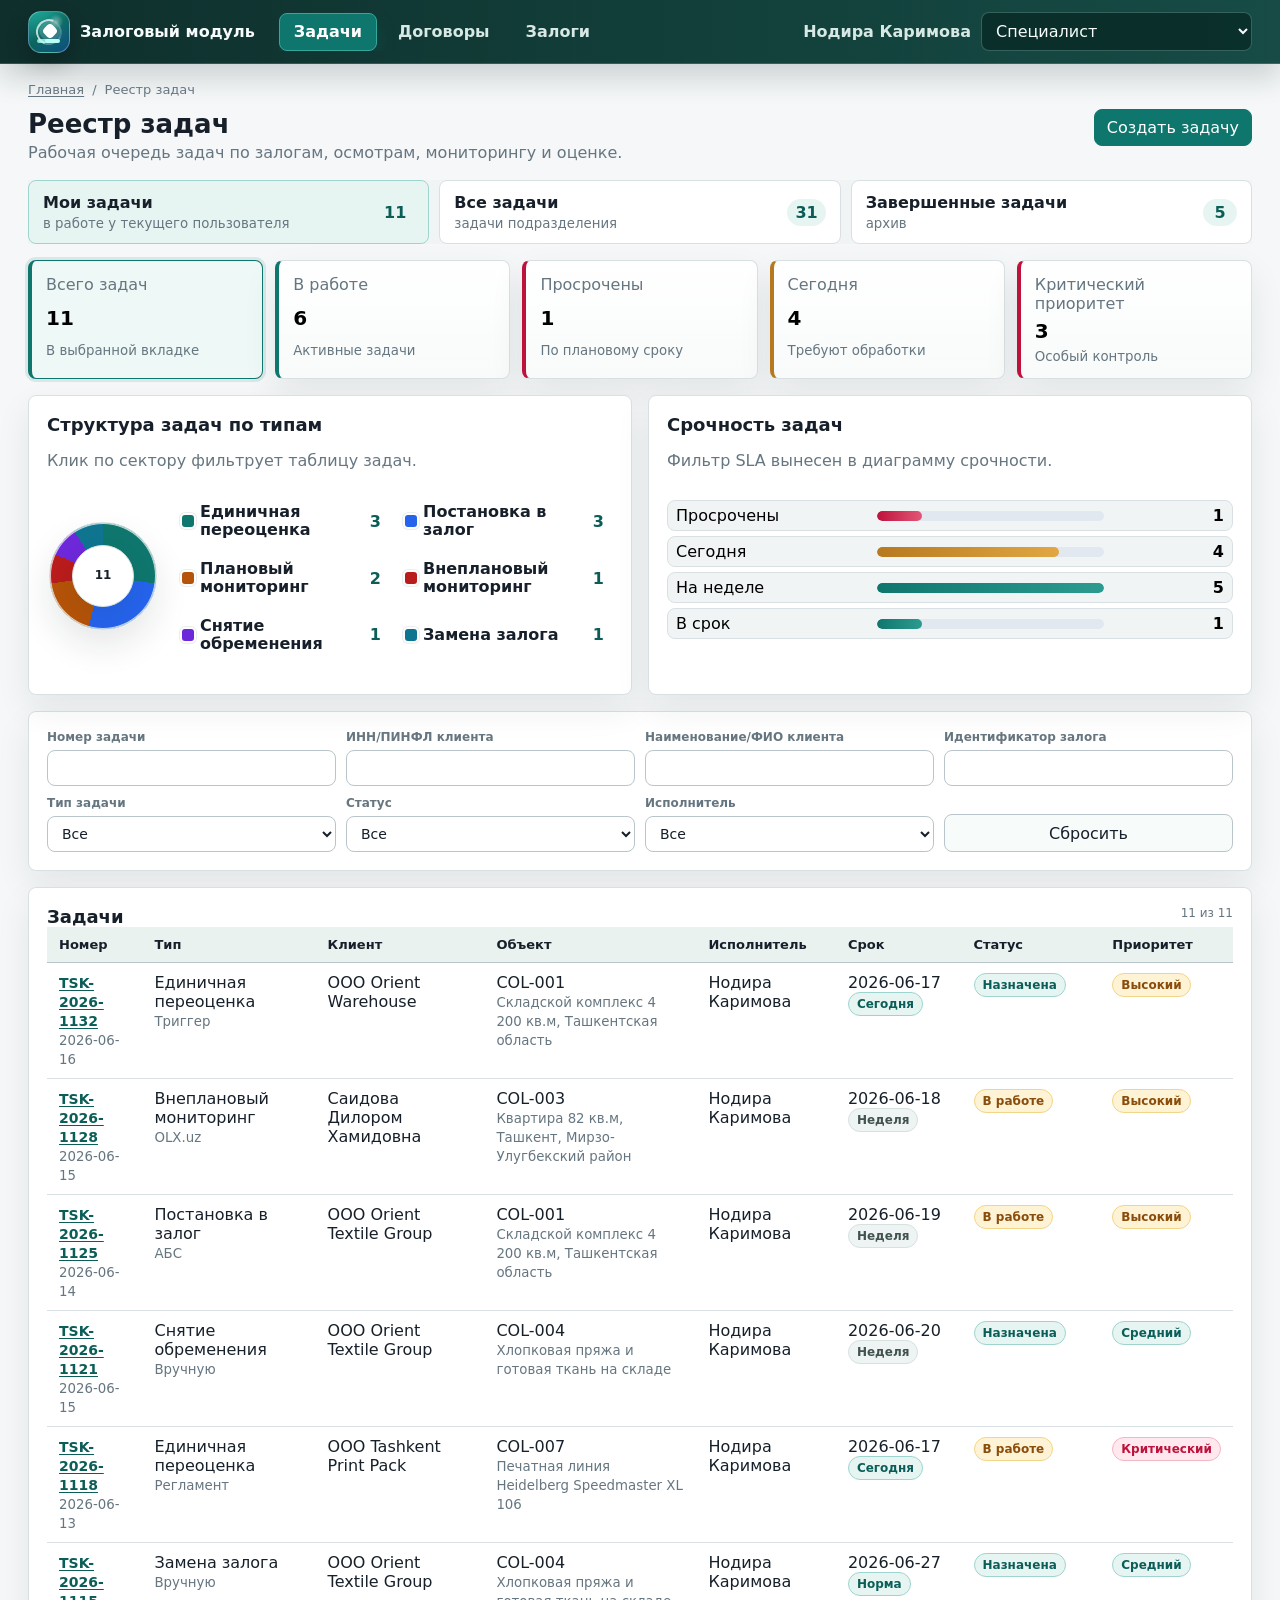
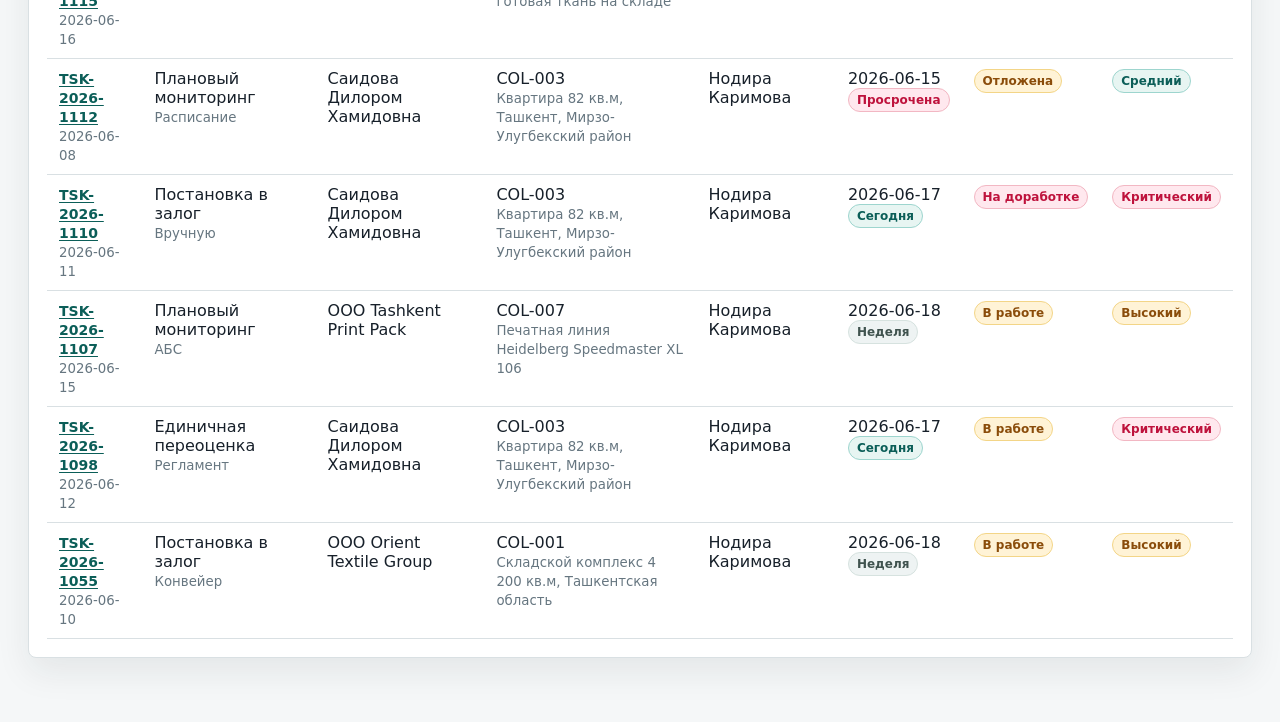
<file: index.html>
<!doctype html>
<html lang="ru">
  <head>
    <meta charset="UTF-8" />
    <meta name="viewport" content="width=device-width, initial-scale=1.0" />
    <title>Залоговый модуль S - прототип</title>
    <link rel="stylesheet" href="./src/styles.css" />
  </head>
  <body>
    <div id="app"></div>
    <script type="module" src="./src/app.js"></script>
  </body>
</html>
</file>
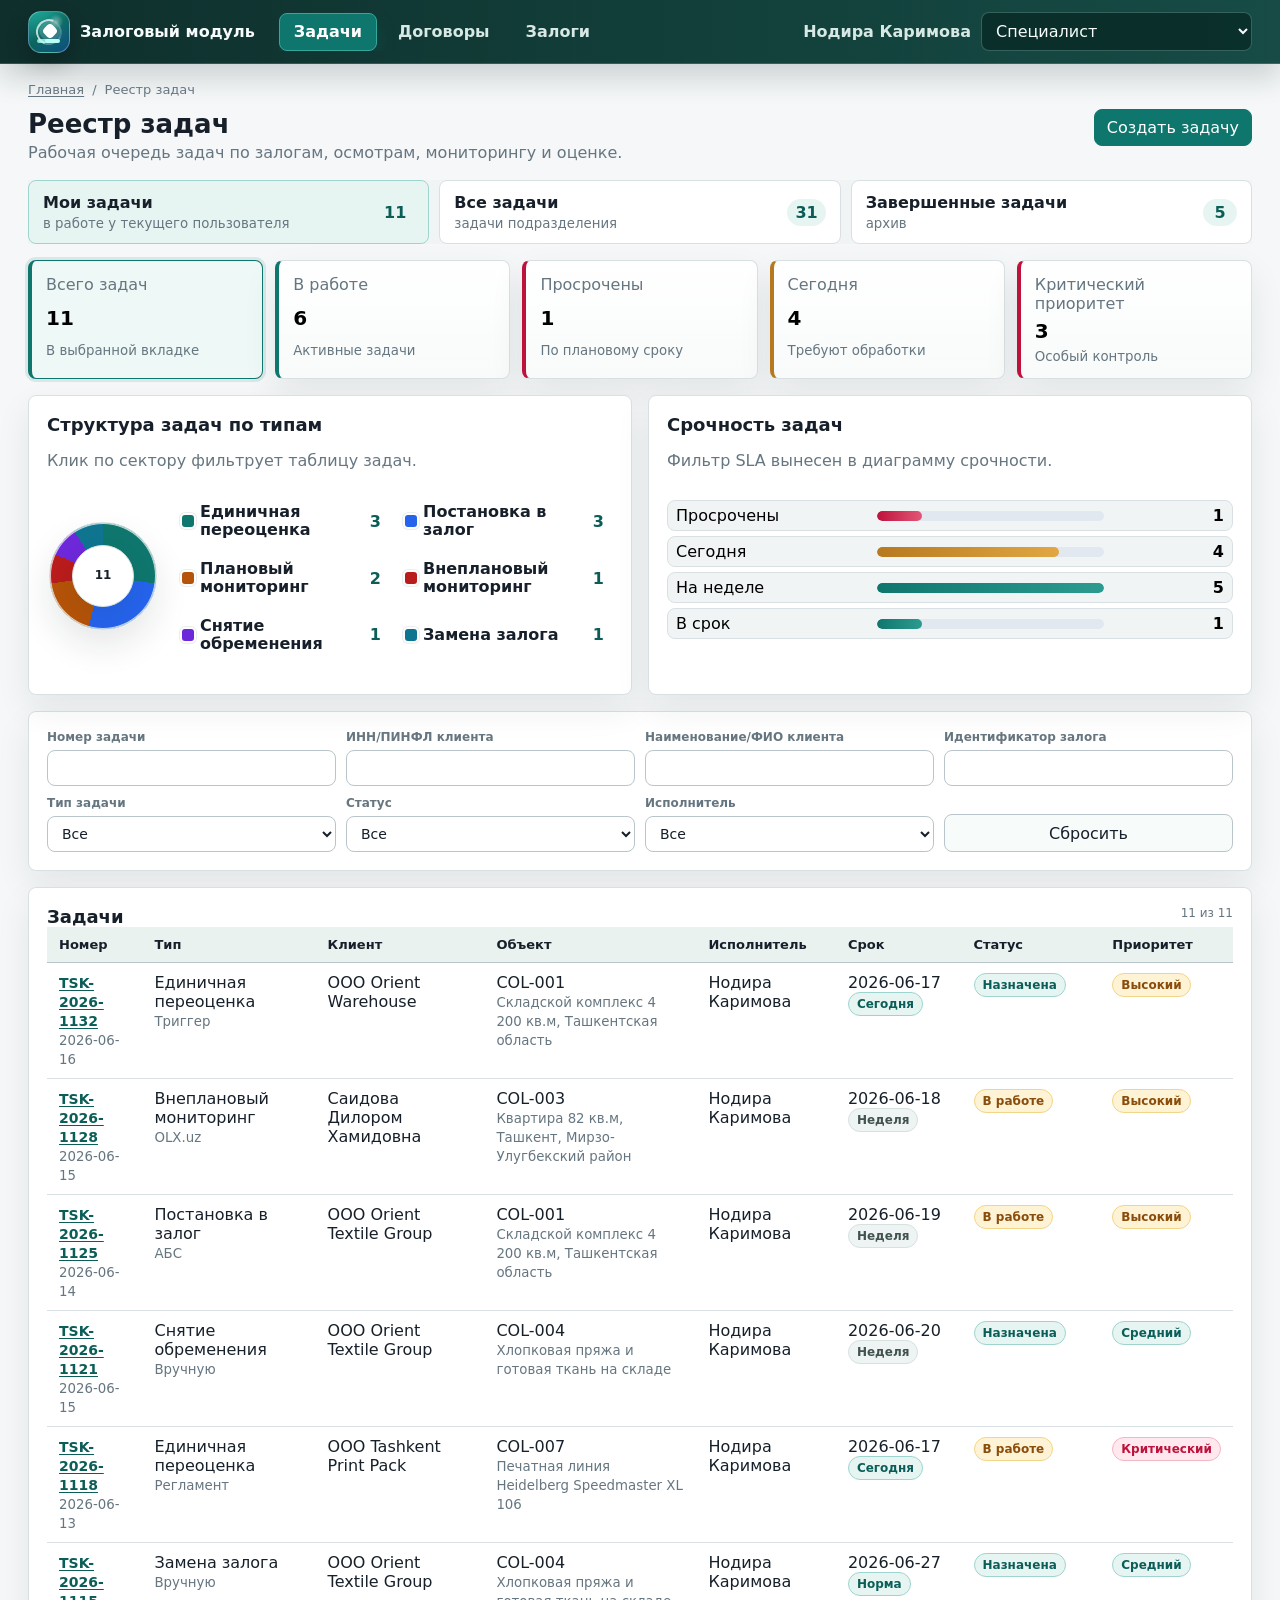
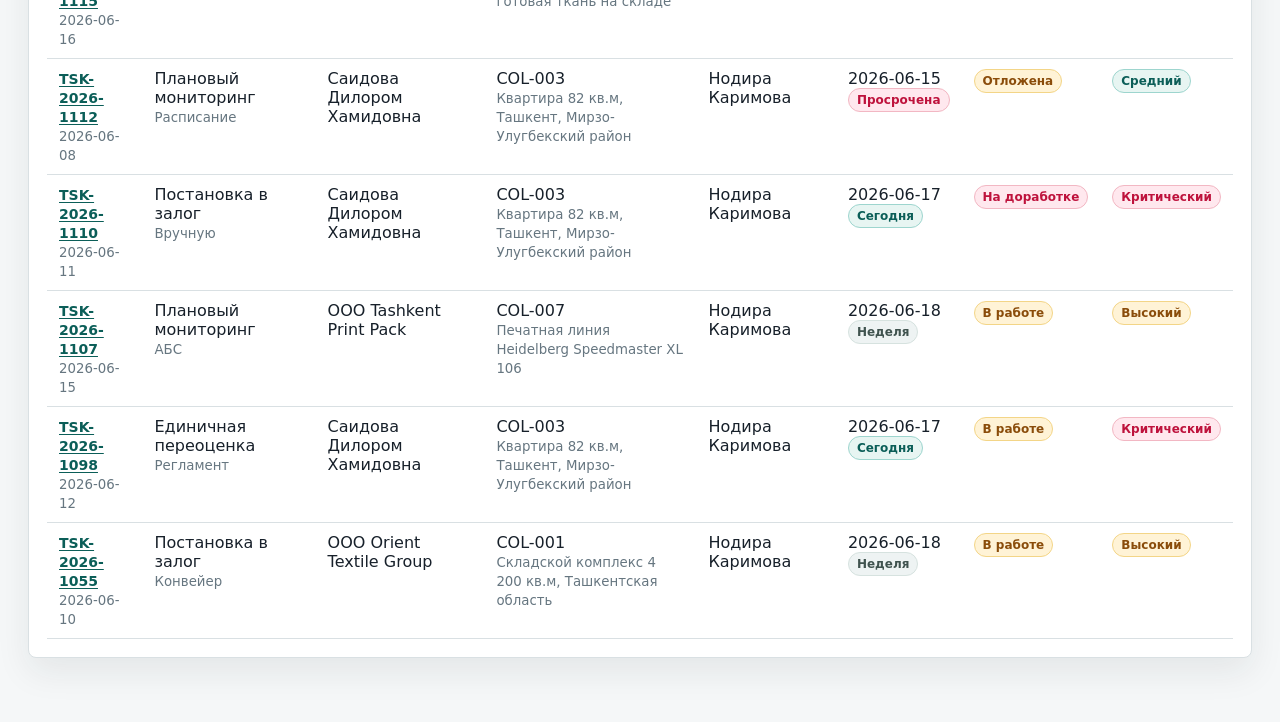
<file: Залоговый_модуль/index.html>
<!doctype html>
<html lang="ru">
  <head>
    <meta charset="UTF-8" />
    <meta name="viewport" content="width=device-width, initial-scale=1.0" />
    <title>Залоговый модуль S - прототип</title>
    <link rel="stylesheet" href="../src/styles.css" />
  </head>
  <body>
    <div id="app"></div>
    <script type="module" src="../src/app.js"></script>
  </body>
</html>
</file>
<file: src/styles.css>
:root {
  --bg: #f4f6f8;
  --surface: #ffffff;
  --surface-soft: #f8fafc;
  --line: #d9e0e7;
  --line-strong: #b8c2cc;
  --text: #172033;
  --muted: #64748b;
  --blue: #2563eb;
  --blue-soft: #dbeafe;
  --green: #15803d;
  --green-soft: #dcfce7;
  --amber: #b45309;
  --amber-soft: #fef3c7;
  --red: #b91c1c;
  --red-soft: #fee2e2;
  --violet: #6d28d9;
  --cyan: #0e7490;
  --shadow: 0 10px 24px rgba(15, 23, 42, 0.08);
  font-family: Inter, ui-sans-serif, system-ui, -apple-system, BlinkMacSystemFont, "Segoe UI", sans-serif;
  color: var(--text);
  background: var(--bg);
}

* {
  box-sizing: border-box;
}

body {
  margin: 0;
  min-width: 320px;
  background: var(--bg);
}

button,
input,
select,
textarea {
  font: inherit;
}

button {
  cursor: pointer;
}

.app-shell {
  min-height: 100vh;
}

.topbar {
  position: sticky;
  top: 0;
  z-index: 20;
  display: grid;
  grid-template-columns: minmax(260px, 320px) minmax(320px, 1fr) auto;
  gap: 20px;
  align-items: center;
  min-height: 68px;
  padding: 10px 28px;
  background: var(--surface);
  border-bottom: 1px solid var(--line);
}

.brand {
  display: flex;
  gap: 12px;
  align-items: center;
  padding: 0;
  color: var(--text);
  text-align: left;
  background: transparent;
  border: 0;
}

.brand-mark {
  display: grid;
  width: 40px;
  height: 40px;
  place-items: center;
  color: #fff;
  background: linear-gradient(135deg, #1d4ed8, #0f766e);
  border-radius: 8px;
  font-weight: 800;
}

.brand strong,
.brand small {
  display: block;
}

.brand small,
.hint,
small {
  color: var(--muted);
}

.quick-search {
  display: grid;
  grid-template-columns: minmax(240px, 1fr) auto;
  gap: 8px;
}

.role-box {
  display: flex;
  gap: 10px;
  align-items: center;
  justify-content: flex-end;
}

.role-user {
  max-width: 220px;
  overflow: hidden;
  color: var(--muted);
  text-overflow: ellipsis;
  white-space: nowrap;
}

.main-nav {
  position: sticky;
  top: 68px;
  z-index: 15;
  display: flex;
  gap: 6px;
  padding: 8px 28px;
  overflow-x: auto;
  background: #eef2f6;
  border-bottom: 1px solid var(--line);
}

.main-nav button,
.tabs button,
.breadcrumbs button,
.login-links button,
.link {
  color: var(--muted);
  background: transparent;
  border: 0;
}

.main-nav button {
  min-height: 36px;
  padding: 0 14px;
  border-radius: 8px;
}

.main-nav button.active,
.tabs button.active {
  color: var(--blue);
  background: var(--blue-soft);
}

.main {
  width: min(100%, 1680px);
  margin: 0 auto;
  padding: 18px 28px 48px;
}

.breadcrumbs {
  display: flex;
  gap: 8px;
  align-items: center;
  margin-bottom: 12px;
  color: var(--muted);
  font-size: 13px;
}

.page-header {
  display: flex;
  gap: 16px;
  align-items: flex-start;
  justify-content: space-between;
  margin-bottom: 18px;
}

.page-header h1 {
  margin: 0 0 4px;
  font-size: 26px;
  letter-spacing: 0;
}

.page-header p {
  max-width: 780px;
  margin: 0;
  color: var(--muted);
}

.header-actions,
.inline-actions,
.row-actions {
  display: flex;
  flex-wrap: wrap;
  gap: 8px;
  align-items: center;
  justify-content: flex-end;
}

.btn {
  min-height: 36px;
  padding: 8px 12px;
  color: var(--text);
  background: var(--surface);
  border: 1px solid var(--line-strong);
  border-radius: 8px;
}

.btn:hover,
.main-nav button:hover,
.tabs button:hover,
.kpi-card:hover,
.legend-list button:hover,
.bar-row:hover {
  border-color: var(--blue);
  box-shadow: 0 0 0 3px rgba(37, 99, 235, 0.12);
}

.btn-primary {
  color: #fff;
  background: var(--blue);
  border-color: var(--blue);
}

.btn-secondary {
  background: var(--surface-soft);
}

.btn-small {
  min-height: 30px;
  padding: 5px 8px;
  font-size: 13px;
}

input,
select,
textarea {
  width: 100%;
  min-height: 36px;
  padding: 8px 10px;
  color: var(--text);
  background: var(--surface);
  border: 1px solid var(--line-strong);
  border-radius: 8px;
}

textarea {
  min-height: 96px;
  resize: vertical;
}

label {
  display: grid;
  gap: 6px;
  color: var(--muted);
  font-size: 13px;
}

label input,
label select,
label textarea {
  color: var(--text);
  font-size: 14px;
}

.panel,
.login-card,
.object-hero,
.mobile-card,
.print-preview,
.error-state,
.empty-state.large,
.success-state {
  background: var(--surface);
  border: 1px solid var(--line);
  border-radius: 8px;
  box-shadow: var(--shadow);
}

.panel {
  padding: 18px;
  margin-bottom: 16px;
}

.panel h2,
.integration-card h2,
.mobile-card h1,
.print-preview h2 {
  margin: 0 0 12px;
  font-size: 18px;
  letter-spacing: 0;
}

.panel h3 {
  margin: 18px 0 10px;
}

.panel-title,
.card-head,
.modal-head {
  display: flex;
  gap: 12px;
  align-items: flex-start;
  justify-content: space-between;
}

.panel-title h2,
.card-head h2,
.modal-head h2 {
  margin: 0;
}

.tabs {
  display: flex;
  gap: 6px;
  margin-bottom: 16px;
  overflow-x: auto;
}

.tabs.wrap {
  flex-wrap: wrap;
  overflow: visible;
}

.tabs button {
  min-height: 36px;
  padding: 8px 12px;
  white-space: nowrap;
  border: 1px solid var(--line);
  border-radius: 8px;
}

.registry-tabs {
  display: grid;
  grid-template-columns: repeat(3, minmax(0, 1fr));
  gap: 10px;
  margin: 0 0 16px;
}

.registry-tabs button {
  display: grid;
  grid-template-columns: minmax(0, 1fr) auto;
  gap: 3px 10px;
  align-items: center;
  min-height: 64px;
  padding: 12px 14px;
  text-align: left;
  background: var(--surface);
}

.registry-tabs button span {
  color: var(--text);
  font-weight: 700;
}

.registry-tabs button small {
  grid-column: 1;
  overflow: hidden;
  text-overflow: ellipsis;
  white-space: nowrap;
}

.registry-tabs button strong {
  grid-row: 1 / span 2;
  grid-column: 2;
  min-width: 34px;
  padding: 4px 8px;
  color: var(--accent-dark);
  text-align: center;
  background: var(--accent-soft);
  border-radius: 999px;
}

.filter-grid,
.form-grid {
  display: grid;
  grid-template-columns: repeat(4, minmax(160px, 1fr));
  gap: 10px;
}

.kpi-grid {
  display: grid;
  grid-template-columns: repeat(5, minmax(160px, 1fr));
  gap: 12px;
  margin-bottom: 16px;
}

.kpi-card {
  display: grid;
  gap: 6px;
  min-height: 86px;
  padding: 14px;
  text-align: left;
  background: var(--surface);
  border: 1px solid var(--line);
  border-radius: 8px;
}

.kpi-card span {
  color: var(--muted);
}

.kpi-card strong {
  font-size: 20px;
  line-height: 1.2;
  overflow-wrap: anywhere;
  letter-spacing: 0;
}

.kpi-card.info {
  border-left: 4px solid var(--blue);
}

.kpi-card.warn {
  border-left: 4px solid var(--amber);
}

.kpi-card.danger {
  border-left: 4px solid var(--red);
}

.registry-kpi-grid {
  margin-bottom: 16px;
}

.registry-analytics {
  margin-bottom: 16px;
  align-items: start;
}

.registry-analytics.equal-height-analytics {
  align-items: stretch;
}

.registry-analytics.equal-height-analytics .chart-panel {
  height: 100%;
}

.kpi-card.active,
.legend-list button.active,
.bar-row.active {
  border-color: var(--accent, var(--blue));
  background: #eef8f6;
  box-shadow: 0 0 0 3px rgba(15, 118, 110, 0.12);
}

.chart-panel .panel-title {
  margin-bottom: 14px;
}

.analytics-grid,
.grid-2,
.integration-grid {
  display: grid;
  grid-template-columns: repeat(2, minmax(0, 1fr));
  gap: 16px;
}

.integration-grid {
  grid-template-columns: repeat(3, minmax(280px, 1fr));
}

.chart-panel {
  min-height: 280px;
}

.compact-bar-panel,
.compact-donut-panel {
  min-height: 216px;
}

.donut-row {
  display: grid;
  grid-template-columns: 150px 1fr;
  gap: 18px;
  align-items: center;
}

.donut {
  display: grid;
  width: 146px;
  height: 146px;
  place-items: center;
  border-radius: 50%;
}

.donut span {
  display: grid;
  width: 82px;
  height: 82px;
  place-items: center;
  background: var(--surface);
  border-radius: 50%;
  font-weight: 800;
  padding: 6px;
  text-align: center;
  font-size: 13px;
  line-height: 1.15;
}

.legend-list,
.bar-list,
.doc-list,
.check-list,
.photo-wizard,
.mobile-list {
  display: grid;
  gap: 8px;
}

.legend-list button,
.bar-row,
.doc-row,
.photo-step,
.event-line,
.comment {
  display: grid;
  grid-template-columns: auto 1fr auto;
  gap: 10px;
  align-items: center;
  padding: 10px;
  text-align: left;
  background: var(--surface-soft);
  border: 1px solid var(--line);
  border-radius: 8px;
}

.legend-list i {
  width: 10px;
  height: 10px;
  border-radius: 50%;
}

.bar-row {
  grid-template-columns: 150px 1fr 64px;
  width: 100%;
}

.compact-bar-panel .bar-list {
  gap: 5px;
}

.compact-bar-panel .bar-row {
  grid-template-columns: minmax(150px, .85fr) 1fr auto;
  min-height: 30px;
  padding: 5px 8px;
  gap: 8px;
}

.compact-bar-panel .bar-row strong {
  min-width: 112px;
  text-align: right;
  white-space: nowrap;
}

.bar-row div {
  height: 10px;
  overflow: hidden;
  background: #e2e8f0;
  border-radius: 999px;
}

.bar-row i {
  display: block;
  height: 100%;
  background: linear-gradient(90deg, var(--cyan), var(--blue));
  border-radius: 999px;
}

.compact-donut-panel .panel-title {
  margin-bottom: 10px;
}

.compact-donut-panel .donut-row {
  grid-template-columns: 112px 1fr;
  gap: 14px;
}

.compact-donut-panel .donut {
  width: 108px;
  height: 108px;
}

.compact-donut-panel .donut span {
  width: 62px;
  height: 62px;
  font-size: 12px;
}

.compact-donut-panel .legend-list {
  grid-template-columns: repeat(2, minmax(0, 1fr));
  gap: 6px;
}

.compact-donut-panel .legend-list button {
  min-height: 32px;
  padding: 6px 8px;
  gap: 6px;
}

.compact-donut-panel .legend-list span {
  min-width: 0;
  line-height: 1.15;
}

.compact-donut-panel .legend-list strong {
  white-space: nowrap;
}

.table-panel {
  overflow-x: auto;
}

.table-panel:focus {
  outline: none;
}

.table-panel:focus-visible {
  box-shadow: 0 0 0 3px rgba(15, 118, 110, 0.18), var(--shadow);
}

table {
  width: 100%;
  min-width: 900px;
  border-collapse: collapse;
}

th,
td {
  padding: 10px 12px;
  text-align: left;
  vertical-align: top;
  border-bottom: 1px solid var(--line);
}

th {
  position: sticky;
  top: 0;
  z-index: 1;
  color: #334155;
  font-size: 13px;
  background: #f1f5f9;
}

tfoot td {
  font-weight: 700;
  background: #f8fafc;
}

.contracts-table {
  min-width: 1320px;
  table-layout: fixed;
}

.contracts-table th,
.contracts-table td {
  padding: 8px 9px;
  font-size: 13px;
}

.contracts-table th:nth-child(1),
.contracts-table td:nth-child(1) {
  width: 108px;
}

.contracts-table th:nth-child(2),
.contracts-table td:nth-child(2) {
  width: 130px;
}

.contracts-table th:nth-child(3),
.contracts-table td:nth-child(3) {
  width: 106px;
}

.contracts-table th:nth-child(4),
.contracts-table td:nth-child(4) {
  width: 150px;
}

.contracts-table th:nth-child(8),
.contracts-table td:nth-child(8),
.contracts-table th:nth-child(10),
.contracts-table td:nth-child(10) {
  width: 92px;
}

.contracts-table th:nth-child(9),
.contracts-table td:nth-child(9),
.contracts-table th:nth-child(11),
.contracts-table td:nth-child(11),
.contracts-table th:nth-child(12),
.contracts-table td:nth-child(12) {
  width: 108px;
}

.contracts-table tfoot td {
  background: #eefdf8;
  border-top: 2px solid var(--green);
}

.contracts-total-row td {
  vertical-align: middle;
}

.contracts-total-note {
  display: inline-flex;
  padding: 6px 10px;
  border-radius: 8px;
  color: #0f766e;
  background: #dff8ef;
}

.sort-head {
  padding: 0;
  color: #334155;
  background: transparent;
  border: 0;
  font-weight: 700;
}

.link {
  padding: 0;
  color: var(--blue);
  text-align: left;
  text-decoration: underline;
  text-underline-offset: 2px;
}

.registry-object-link {
  font-size: 14px;
  font-weight: 800;
}

.badge {
  display: inline-flex;
  align-items: center;
  min-height: 24px;
  padding: 3px 8px;
  border: 1px solid transparent;
  border-radius: 999px;
  font-size: 12px;
  font-weight: 700;
  white-space: nowrap;
}

.badge-ok {
  color: var(--green);
  background: var(--green-soft);
  border-color: #86efac;
}

.badge-warn {
  color: var(--amber);
  background: var(--amber-soft);
  border-color: #facc15;
}

.badge-danger {
  color: var(--red);
  background: var(--red-soft);
  border-color: #fca5a5;
}

.badge-info {
  color: var(--blue);
  background: var(--blue-soft);
  border-color: #93c5fd;
}

.badge-neutral {
  color: #475569;
  background: #e2e8f0;
  border-color: #cbd5e1;
}

.object-hero {
  display: grid;
  grid-template-columns: minmax(320px, 1fr) minmax(360px, 0.9fr);
  gap: 18px;
  align-items: center;
  padding: 18px;
  margin-bottom: 16px;
}

.object-hero h2 {
  margin: 4px 0 8px;
  font-size: 22px;
  letter-spacing: 0;
}

.object-hero p {
  margin: 0;
  color: var(--muted);
}

.eyebrow {
  color: var(--muted);
  font-size: 12px;
  font-weight: 800;
  letter-spacing: 0.04em;
  text-transform: uppercase;
}

.hero-metrics {
  display: grid;
  grid-template-columns: repeat(3, minmax(0, 1fr));
  gap: 10px;
}

.hero-metrics div,
.score-card {
  display: grid;
  gap: 4px;
  padding: 12px;
  background: var(--surface-soft);
  border: 1px solid var(--line);
  border-radius: 8px;
}

.hero-metrics span,
.score-card span {
  color: var(--muted);
  font-size: 12px;
}

.hero-metrics strong,
.score-card strong {
  font-size: 17px;
}

.task-main-info-panel .panel-title {
  margin-bottom: 10px;
}

.task-card-compact {
  display: grid;
  gap: 12px;
}

.task-card-compact .panel {
  padding: 12px;
  margin-bottom: 0;
}

.task-card-compact .panel h2 {
  margin-bottom: 8px;
  font-size: 17px;
}

.task-card-compact .panel-title {
  gap: 10px;
}

.task-card-compact .info-grid {
  gap: 8px;
}

.task-card-compact .info-grid div {
  min-height: 44px;
  padding: 8px 9px;
}

.task-detail-layout {
  display: grid;
  grid-template-columns: minmax(0, 1fr) minmax(330px, 360px);
  gap: 12px;
  align-items: start;
}

.task-card-revaluation .task-detail-layout,
.task-card-inspection .task-detail-layout {
  grid-template-columns: minmax(0, 1fr) minmax(330px, 360px);
}

.task-detail-main,
.task-detail-sidebar {
  display: grid;
  gap: 10px;
  align-content: start;
}

.task-detail-sidebar {
  padding: 10px;
  background: #edf6f4;
  border: 1px solid #cfe0dd;
  border-radius: 10px;
}

.task-detail-main > section,
.task-detail-sidebar > section {
  min-width: 0;
}

.task-detail-main .grid-2,
.task-detail-main .monitoring-task-layout,
.task-detail-main .revaluation-layout {
  gap: 10px;
  margin-bottom: 0;
}

.task-detail-main .grid-2 > .panel,
.task-detail-main .monitoring-task-layout .panel,
.task-detail-main .revaluation-layout .panel {
  margin-bottom: 0;
}

.task-detail-main .task-collateral-description .info-grid {
  grid-template-columns: repeat(3, minmax(0, 1fr));
}

.task-detail-sidebar .info-grid {
  grid-template-columns: 1fr;
}

.task-detail-sidebar .panel {
  background: #fff;
  border-color: #cfe0dd;
  box-shadow: none;
}

.task-card-revaluation .task-detail-sidebar .panel,
.task-card-inspection .task-detail-sidebar .panel {
  padding: 12px;
}

.task-card-revaluation .task-detail-sidebar .info-grid,
.task-card-inspection .task-detail-sidebar .info-grid {
  gap: 8px;
}

.task-card-revaluation .task-detail-sidebar .info-grid div,
.task-card-inspection .task-detail-sidebar .info-grid div {
  min-height: 48px;
  padding: 8px 9px;
}

.task-main-metrics {
  grid-template-columns: repeat(6, minmax(120px, 1fr));
  gap: 7px;
}

.task-main-info-panel .hero-metrics div {
  min-height: 54px;
  padding: 8px 9px;
}

.task-main-result {
  margin: 8px 0 0;
  color: var(--muted);
  line-height: 1.45;
}

.task-specific-form {
  display: grid;
  gap: 10px;
}

.task-two-columns {
  display: grid;
  grid-template-columns: repeat(2, minmax(0, 1fr));
  gap: 14px;
  align-items: start;
}

.inspection-task-grid {
  display: grid;
  grid-template-columns: 1fr;
  gap: 10px;
  align-items: start;
}

.inspection-primary-column,
.inspection-secondary-column {
  display: grid;
  gap: 10px;
  min-width: 0;
  align-content: start;
}

.revaluation-columns {
  display: grid;
  grid-template-columns: 1fr;
  gap: 10px;
  align-items: start;
}

.revaluation-column {
  display: grid;
  gap: 10px;
  min-width: 0;
  align-content: start;
}

.revaluation-column .collateral-tab-view {
  gap: 12px;
}

.revaluation-column .tab-summary-card {
  grid-template-columns: 1fr;
}

.revaluation-column .external-summary-meta,
.revaluation-column .monitoring-settings-grid {
  min-width: 0;
  grid-template-columns: repeat(2, minmax(0, 1fr));
}

.task-form-panel {
  min-width: 0;
}

.task-form-grid {
  display: grid;
  grid-template-columns: repeat(3, minmax(150px, 1fr));
  gap: 8px;
}

.task-form-grid.compact {
  grid-template-columns: repeat(3, minmax(150px, 1fr));
}

.task-field {
  min-width: 0;
  color: var(--muted);
  font-size: 12px;
  font-weight: 600;
}

.task-field.wide {
  grid-column: 1 / -1;
}

.task-field.full-span {
  grid-column: 1 / -1;
}

.task-field input,
.task-field select,
.task-field textarea {
  margin-top: 4px;
  font-size: 13px;
}

.task-field textarea {
  min-height: 86px;
}

.inspection-checklist-grid,
.risk-factor-grid {
  display: grid;
  grid-template-columns: 1fr;
  gap: 12px;
}

.inspection-checklist-group,
.risk-factor-group {
  display: grid;
  gap: 8px;
  padding: 12px;
  background: #f8fbfa;
  border: 1px solid #d9e7e4;
  border-radius: 8px;
}

.inspection-checklist-group h3,
.risk-factor-group h3 {
  margin: 0;
  color: var(--text);
  font-size: 14px;
}

.inspection-factor-group-head {
  display: flex;
  gap: 10px;
  align-items: flex-start;
  justify-content: space-between;
}

.inspection-factor-group-head div {
  display: grid;
  min-width: 72px;
  padding: 6px 8px;
  text-align: right;
  background: #eef8f6;
  border: 1px solid #cbe8e3;
  border-radius: 7px;
}

.inspection-factor-group-head .risk-group-metrics {
  display: flex;
  gap: 8px;
  min-width: 0;
  padding: 0;
  background: transparent;
  border: 0;
}

.inspection-factor-group-head .risk-group-metrics div {
  min-width: 78px;
}

.inspection-factor-group-head span {
  color: var(--muted);
  font-size: 11px;
  font-weight: 650;
}

.inspection-factor-group-head strong {
  color: var(--accent-dark);
  font-size: 16px;
}

.inspection-checklist-items,
.risk-factor-items {
  display: grid;
  grid-template-columns: repeat(2, minmax(0, 1fr));
  gap: 8px;
}

.inspection-check-row {
  display: grid;
  grid-template-columns: minmax(0, 1fr) 74px;
  grid-template-areas:
    "factor score"
    "control control";
  gap: 8px;
  align-items: start;
  min-width: 0;
  padding: 8px;
  background: #ffffff;
  border: 1px solid #d9e7e4;
  border-radius: 8px;
}

.inspection-check-row span {
  color: var(--text);
  font-size: 13px;
  font-weight: 650;
}

.inspection-check-row select,
.inspection-check-row input {
  grid-area: control;
  width: 100%;
  min-width: 0;
  min-height: 34px;
  font-size: 13px;
}

.inspection-factor-name {
  grid-area: factor;
  display: grid;
  gap: 2px;
  min-width: 0;
}

.inspection-factor-name strong {
  color: var(--text);
  font-size: 13px;
  line-height: 1.25;
}

.inspection-factor-name span {
  color: var(--muted);
  font-size: 10px;
  font-weight: 700;
}

.inspection-factor-score {
  grid-area: score;
  display: grid;
  gap: 1px;
  justify-items: end;
  padding: 6px 7px;
  background: #f4faf9;
  border: 1px solid #d9e7e4;
  border-radius: 7px;
}

.inspection-factor-score strong {
  color: var(--accent-dark);
  font-size: 16px;
  line-height: 1;
}

.inspection-factor-score span {
  color: var(--muted);
  font-size: 10px;
  font-weight: 650;
}

.method-table-wrap {
  margin-top: 10px;
  overflow-x: auto;
  border: 1px solid var(--line);
  border-radius: 8px;
}

.method-table {
  width: 100%;
  min-width: 0;
  table-layout: fixed;
}

.method-table th:first-child,
.method-table td:first-child {
  width: 150px;
  background: #f8fbfa;
  font-weight: 700;
}

.method-table input {
  min-width: 0;
  min-height: 34px;
  font-size: 13px;
}

.independent-market-value {
  display: flex;
  justify-content: space-between;
  gap: 16px;
  align-items: center;
  margin-top: 10px;
  padding: 12px 14px;
  background: #fffaf0;
  border: 1px solid #f3d587;
  border-radius: 8px;
}

.independent-market-value span {
  color: var(--muted);
  font-size: 13px;
  font-weight: 700;
}

.independent-market-value strong {
  color: var(--text);
  font-size: 18px;
}

.risk-assessment-panel .panel-title,
.valuation-value-panel .panel-title {
  align-items: flex-start;
}

.risk-factor-group label {
  display: grid;
  gap: 5px;
  color: var(--muted);
  font-size: 12px;
  font-weight: 650;
}

.risk-factor-group select {
  font-size: 13px;
}

.valuation-risk-summary {
  display: grid;
  grid-template-columns: repeat(3, minmax(160px, 1fr));
  gap: 10px;
  margin-bottom: 12px;
}

.valuation-risk-summary div {
  min-height: 58px;
  padding: 10px 12px;
  background: #f8fbfa;
  border: 1px solid #d9e7e4;
  border-radius: 8px;
}

.valuation-risk-summary span {
  display: block;
  margin-bottom: 5px;
  color: var(--muted);
  font-size: 12px;
}

.valuation-risk-summary strong {
  color: var(--text);
  font-size: 15px;
}

.valuation-formula-grid {
  display: grid;
  grid-template-columns: repeat(3, minmax(160px, 1fr));
  gap: 10px;
  margin-bottom: 12px;
}

.valuation-formula-grid div {
  min-height: 64px;
  padding: 10px 12px;
  background: #fffaf0;
  border: 1px solid #f3d587;
  border-radius: 8px;
}

.valuation-formula-grid span {
  display: block;
  margin-bottom: 5px;
  color: var(--muted);
  font-size: 12px;
}

.valuation-formula-grid strong {
  color: var(--text);
  font-size: 16px;
}

.info-grid {
  display: grid;
  grid-template-columns: repeat(2, minmax(0, 1fr));
  gap: 10px;
  margin: 0;
}

.info-grid div {
  min-height: 58px;
  padding: 10px;
  background: var(--surface-soft);
  border: 1px solid var(--line);
  border-radius: 8px;
}

.info-grid dt {
  margin-bottom: 4px;
  color: var(--muted);
  font-size: 12px;
}

.info-grid dd {
  margin: 0;
  overflow-wrap: anywhere;
  font-weight: 650;
}

.risk-panel {
  display: grid;
  grid-template-columns: repeat(4, minmax(140px, 1fr));
  gap: 10px;
  margin-bottom: 12px;
}

.risk-item {
  display: grid;
  min-height: 76px;
  padding: 10px;
  text-align: left;
  background: var(--surface-soft);
  border: 1px solid var(--line);
  border-radius: 8px;
}

.risk-item.ok {
  border-left: 4px solid var(--green);
}

.risk-item.warn {
  border-left: 4px solid var(--amber);
}

.risk-item.critical {
  border-left: 4px solid var(--red);
}

.doc-row {
  grid-template-columns: minmax(220px, 1fr) auto auto;
}

.doc-row span,
.event-line small,
.comment span,
.photo-step span {
  display: block;
  color: var(--muted);
  font-size: 12px;
}

.photo-grid {
  display: grid;
  grid-template-columns: repeat(4, minmax(100px, 1fr));
  gap: 8px;
  margin-top: 12px;
}

.photo-tile {
  display: grid;
  min-height: 90px;
  align-content: center;
  gap: 6px;
  padding: 12px;
  background: #eef2f6;
  border: 1px dashed var(--line-strong);
  border-radius: 8px;
}

.photo-tile.done {
  background: var(--green-soft);
  border-style: solid;
}

.collateral-photo-panel {
  min-width: 0;
}

.collateral-photo-list {
  display: grid;
  gap: 8px;
}

.collateral-photo-row {
  display: grid;
  grid-template-columns: 42px minmax(0, 1fr) auto;
  gap: 10px;
  align-items: center;
  padding: 10px;
  background: var(--surface-soft);
  border: 1px solid var(--line);
  border-radius: 8px;
}

.collateral-photo-row.done {
  background: var(--green-soft);
  border-color: rgba(7, 148, 85, 0.35);
}

.collateral-photo-row.missing {
  border-style: dashed;
}

.collateral-photo-row span {
  display: block;
  margin-top: 2px;
  color: var(--muted);
  font-size: 12px;
}

.photo-shot-icon {
  display: grid;
  width: 34px;
  height: 34px;
  place-items: center;
  color: var(--muted);
  background: #fff;
  border: 1px solid var(--line);
  border-radius: 8px;
  font-size: 11px;
  font-weight: 800;
}

.collateral-photo-row.done .photo-shot-icon {
  color: var(--green);
  border-color: rgba(7, 148, 85, 0.45);
}

.collateral-photo-actions {
  display: flex;
  gap: 8px;
  align-items: center;
  justify-content: flex-end;
}

.mobile-inspection-results-panel {
  min-width: 0;
}

.mobile-inspection-results {
  display: grid;
  gap: 10px;
}

.mobile-result-card {
  display: grid;
  gap: 10px;
  padding: 12px;
  background: #f8fbfa;
  border: 1px solid #d9e7e4;
  border-radius: 8px;
}

.mobile-result-head {
  display: grid;
  grid-template-columns: minmax(0, 1fr) auto;
  gap: 12px;
  align-items: start;
}

.mobile-result-head strong,
.mobile-result-head span {
  display: block;
}

.mobile-result-head span {
  margin-top: 3px;
  color: var(--muted);
  font-size: 12px;
}

.mobile-result-meta {
  display: grid;
  grid-template-columns: repeat(3, minmax(0, 1fr));
  gap: 8px;
}

.mobile-result-meta div {
  min-width: 0;
  padding: 8px;
  background: #fff;
  border: 1px solid var(--line);
  border-radius: 8px;
}

.mobile-result-meta span,
.mobile-photo-chip {
  color: var(--muted);
  font-size: 12px;
}

.mobile-result-meta strong {
  display: block;
  margin-top: 3px;
  overflow-wrap: anywhere;
}

.mobile-result-photos {
  display: flex;
  flex-wrap: wrap;
  gap: 6px;
}

.mobile-result-checklist {
  display: grid;
  grid-template-columns: repeat(2, minmax(0, 1fr));
  gap: 6px;
}

.mobile-result-checklist span {
  display: grid;
  gap: 2px;
  min-width: 0;
  padding: 7px 8px;
  color: var(--muted);
  font-size: 11px;
  line-height: 1.25;
  background: #fff;
  border: 1px solid var(--line);
  border-radius: 8px;
}

.mobile-result-checklist strong {
  color: var(--text);
  font-size: 12px;
}

.mobile-photo-chip {
  padding: 5px 8px;
  background: #fff;
  border: 1px dashed var(--line-strong);
  border-radius: 999px;
}

.mobile-photo-chip.done {
  color: var(--green);
  background: var(--green-soft);
  border-style: solid;
  border-color: rgba(7, 148, 85, 0.35);
}

.file-button {
  cursor: pointer;
}

.file-button input {
  display: none;
}

.check-list label {
  display: flex;
  flex-direction: row;
  gap: 8px;
  align-items: center;
  padding: 10px;
  color: var(--text);
  background: var(--surface-soft);
  border: 1px solid var(--line);
  border-radius: 8px;
}

.check-list input {
  width: 18px;
  min-height: 18px;
}

.timeline {
  display: flex;
  flex-wrap: wrap;
  gap: 8px;
  margin-bottom: 14px;
}

.timeline span {
  padding: 8px 10px;
  background: var(--blue-soft);
  border: 1px solid #93c5fd;
  border-radius: 999px;
  color: var(--blue);
  font-weight: 700;
}

.stepper {
  display: flex;
  flex-wrap: wrap;
  gap: 8px;
  margin-bottom: 16px;
}

.stepper span {
  padding: 8px 10px;
  background: var(--surface);
  border: 1px solid var(--line);
  border-radius: 8px;
}

.stepper .done {
  color: var(--green);
  background: var(--green-soft);
}

.stepper .active {
  color: var(--blue);
  background: var(--blue-soft);
}

.integration-card {
  display: grid;
  gap: 12px;
  padding: 18px;
  background: var(--surface);
  border: 1px solid var(--line);
  border-radius: 8px;
  box-shadow: var(--shadow);
}

.modal-backdrop {
  position: fixed;
  inset: 0;
  z-index: 50;
  display: grid;
  place-items: center;
  padding: 20px;
  background: rgba(15, 23, 42, 0.42);
}

.modal {
  width: min(520px, 100%);
  max-height: 86vh;
  padding: 18px;
  overflow: auto;
  background: var(--surface);
  border-radius: 8px;
  box-shadow: 0 24px 80px rgba(15, 23, 42, 0.24);
}

.modal.wide {
  width: min(920px, 100%);
}

.toast-stack {
  position: fixed;
  right: 22px;
  bottom: 22px;
  z-index: 60;
  display: grid;
  gap: 10px;
  width: min(360px, calc(100vw - 32px));
}

.toast {
  display: grid;
  gap: 4px;
  padding: 12px 14px;
  background: var(--surface);
  border: 1px solid var(--line);
  border-left: 4px solid var(--green);
  border-radius: 8px;
  box-shadow: var(--shadow);
}

.toast.warn {
  border-left-color: var(--amber);
}

.toast.danger {
  border-left-color: var(--red);
}

.toast span {
  color: var(--muted);
  font-size: 13px;
}

.empty-state,
.error-state,
.success-state {
  display: grid;
  place-items: center;
  gap: 8px;
  min-height: 190px;
  padding: 28px;
  text-align: center;
}

.empty-state h2,
.empty-state h1,
.error-state h2,
.success-state h1 {
  margin: 0;
}

.empty-state p,
.error-state p,
.success-state p {
  max-width: 620px;
  margin: 0;
  color: var(--muted);
}

.skeleton-grid {
  display: grid;
  grid-template-columns: repeat(3, 1fr);
  gap: 12px;
}

.skeleton {
  min-height: 110px;
  overflow: hidden;
  background: linear-gradient(90deg, #e2e8f0, #f8fafc, #e2e8f0);
  background-size: 200% 100%;
  border-radius: 8px;
  animation: shimmer 1.2s infinite;
}

.skeleton.wide {
  grid-column: 1 / -1;
  min-height: 340px;
}

@keyframes shimmer {
  0% { background-position: 200% 0; }
  100% { background-position: -200% 0; }
}

.login-card {
  display: grid;
  gap: 14px;
  width: min(520px, 100%);
  margin: 80px auto;
  padding: 24px;
}

.login-card h1 {
  margin: 4px 0 8px;
}

.login-links {
  display: flex;
  gap: 12px;
  justify-content: space-between;
}

.upload-zone {
  border-style: dashed;
}

.print-preview {
  min-height: 520px;
  padding: 28px;
  background: #fff;
}

.preview-box {
  display: grid;
  min-height: 220px;
  place-items: center;
  margin-top: 24px;
  color: var(--muted);
  background: var(--surface-soft);
  border: 1px dashed var(--line-strong);
  border-radius: 8px;
}

.mobile-stage {
  display: grid;
  min-height: calc(100vh - 88px);
  place-items: center;
  padding: 20px;
}

.mobile-wrap {
  position: relative;
  display: flex;
  width: auto;
  height: min(844px, calc(100vh - 112px));
  aspect-ratio: 390 / 844;
  max-width: calc(100vw - 48px);
  padding: 12px;
  overflow: hidden;
  background: #071613;
  border: 1px solid rgba(255, 255, 255, 0.16);
  border-radius: 42px;
  box-shadow: 0 28px 70px rgba(15, 23, 42, 0.34), inset 0 0 0 6px #0d1d1a;
}

.phone-speaker {
  position: absolute;
  top: 10px;
  left: 50%;
  z-index: 4;
  width: 76px;
  height: 5px;
  background: rgba(226, 239, 236, 0.36);
  border-radius: 999px;
  transform: translateX(-50%);
}

.phone-home-indicator {
  width: 108px;
  height: 4px;
  margin: 8px auto 0;
  background: rgba(15, 23, 42, 0.34);
  border-radius: 999px;
}

.mobile-screen {
  display: flex;
  flex: 1;
  flex-direction: column;
  min-width: 0;
  overflow: hidden;
  background: #f5f7f8;
  border-radius: 30px;
}

.mobile-header {
  display: flex;
  flex: 0 0 auto;
  gap: 10px;
  align-items: center;
  justify-content: space-between;
  padding: 22px 16px 14px;
  color: #fff;
  background: linear-gradient(145deg, var(--nav-dark), var(--nav-dark-2));
}

.mobile-header h1 {
  margin: 0;
  color: inherit;
  font-size: 18px;
  line-height: 1.15;
}

.mobile-header p {
  margin: 4px 0 0;
}

.mobile-header button {
  color: #fff;
  background: transparent;
  border: 0;
}

.mobile-content {
  flex: 1;
  min-height: 0;
  padding: 12px;
  overflow-y: auto;
}

.mobile-list,
.mobile-actions,
.photo-wizard {
  display: grid;
  gap: 10px;
}

.mobile-card {
  display: grid;
  gap: 10px;
  width: 100%;
  margin: 0;
  padding: 13px;
  color: var(--text);
  text-align: left;
  background: #fff;
  border: 1px solid var(--line);
  border-radius: 14px;
  box-shadow: 0 10px 26px rgba(15, 23, 42, 0.07);
}

.mobile-card.detail {
  width: auto;
}

.mobile-card h2 {
  margin: 0;
  font-size: 15px;
  line-height: 1.25;
}

.mobile-card p {
  margin: 0;
  color: var(--muted);
  font-size: 12px;
  line-height: 1.35;
}

.mobile-card-top,
.mobile-section-head {
  display: flex;
  gap: 8px;
  align-items: flex-start;
  justify-content: space-between;
}

.mobile-kicker {
  display: block;
  margin-bottom: 4px;
  color: var(--muted);
  font-size: 10px;
  font-weight: 800;
  letter-spacing: 0.04em;
  text-transform: uppercase;
}

.mobile-card-grid {
  display: grid;
  grid-template-columns: 1fr 1fr;
  gap: 8px;
}

.mobile-card-grid div {
  min-width: 0;
  padding: 8px;
  background: var(--surface-soft);
  border: 1px solid var(--line);
  border-radius: 10px;
}

.mobile-card-grid .wide {
  grid-column: 1 / -1;
}

.mobile-card-grid span {
  display: block;
  margin-bottom: 3px;
  color: var(--muted);
  font-size: 10px;
  font-weight: 700;
  text-transform: uppercase;
}

.mobile-card-grid strong {
  display: block;
  overflow-wrap: anywhere;
  font-size: 12px;
  line-height: 1.25;
}

.mobile-contact-card {
  display: grid;
  gap: 9px;
  margin-bottom: 10px;
  padding: 14px;
  color: #f7fbfb;
  background: linear-gradient(145deg, #123a35, #1f5a4f);
  border: 1px solid rgba(255, 255, 255, 0.18);
  border-radius: 16px;
  box-shadow: 0 14px 30px rgba(15, 23, 42, 0.16);
}

.mobile-contact-card .mobile-kicker {
  color: rgba(247, 251, 251, 0.72);
}

.mobile-contact-card h3 {
  margin: 0;
  color: inherit;
  font-size: 20px;
  line-height: 1.12;
}

.mobile-contact-card p {
  margin: 0;
  color: rgba(247, 251, 251, 0.78);
  font-size: 12px;
  line-height: 1.35;
}

.mobile-contact-phone {
  display: inline-flex;
  width: fit-content;
  color: #fff;
  font-size: 18px;
  font-weight: 900;
  line-height: 1.1;
  text-decoration: none;
}

.mobile-contact-grid {
  display: grid;
  gap: 8px;
}

.mobile-contact-grid div {
  padding: 9px;
  background: rgba(255, 255, 255, 0.1);
  border: 1px solid rgba(255, 255, 255, 0.12);
  border-radius: 10px;
}

.mobile-contact-grid span {
  display: block;
  margin-bottom: 4px;
  color: rgba(247, 251, 251, 0.7);
  font-size: 10px;
  font-weight: 800;
  text-transform: uppercase;
}

.mobile-contact-grid strong {
  display: block;
  color: #fff;
  font-size: 12px;
  font-weight: 700;
  line-height: 1.35;
}

.mobile-contact-card .btn {
  width: 100%;
  color: #123a35;
  background: #fff;
  border-color: transparent;
}

.mobile-card-meta {
  display: flex;
  gap: 8px;
  align-items: center;
  justify-content: space-between;
}

.mobile-card-meta span {
  min-width: 0;
  overflow: hidden;
  color: var(--muted);
  font-size: 12px;
  text-overflow: ellipsis;
  white-space: nowrap;
}

.mobile-card .info-grid {
  grid-template-columns: 1fr;
}

.mobile-photo-toolbar {
  margin-bottom: 10px;
}

.mobile-photo-toolbar .btn {
  width: 100%;
}

.mobile-section,
.mobile-photo-context {
  display: grid;
  gap: 10px;
  margin-bottom: 10px;
  padding: 12px;
  background: #fff;
  border: 1px solid var(--line);
  border-radius: 14px;
  box-shadow: 0 10px 24px rgba(15, 23, 42, 0.06);
}

.mobile-section h2,
.mobile-section h3 {
  margin: 0;
  font-size: 15px;
  line-height: 1.25;
}

.mobile-check-row,
.mobile-check-result {
  display: flex;
  gap: 10px;
  align-items: center;
  justify-content: space-between;
  padding: 9px;
  background: var(--surface-soft);
  border: 1px solid var(--line);
  border-radius: 10px;
}

.mobile-check-form {
  display: grid;
  gap: 9px;
}

.mobile-check-field {
  display: grid;
  gap: 7px;
  padding: 10px;
  background: var(--surface-soft);
  border: 1px solid var(--line);
  border-radius: 12px;
}

.mobile-check-field > span {
  display: flex;
  gap: 8px;
  align-items: flex-start;
  justify-content: space-between;
}

.mobile-check-field strong {
  min-width: 0;
  font-size: 12px;
  line-height: 1.25;
}

.mobile-check-field small {
  flex: 0 0 auto;
  color: var(--muted);
  font-size: 10px;
  font-weight: 800;
  white-space: nowrap;
}

.mobile-check-field select {
  width: 100%;
  min-height: 38px;
  padding: 8px 32px 8px 10px;
  color: var(--text);
  font-size: 12px;
  line-height: 1.2;
  background: #fff;
  border: 1px solid var(--line-strong);
  border-radius: 10px;
}

.mobile-comment-field {
  display: grid;
  gap: 6px;
}

.mobile-comment-field span {
  color: var(--muted);
  font-size: 11px;
  font-weight: 800;
  text-transform: uppercase;
}

.mobile-comment-field textarea {
  min-height: 84px;
  resize: vertical;
  font-size: 12px;
  line-height: 1.35;
}

.mobile-submit-panel {
  display: grid;
  gap: 10px;
  margin-bottom: 10px;
  padding: 12px;
  background: #fff;
  border: 1px solid var(--line);
  border-radius: 14px;
  box-shadow: 0 10px 24px rgba(15, 23, 42, 0.06);
}

.mobile-submit-status {
  display: grid;
  gap: 3px;
}

.mobile-submit-status span,
.mobile-submit-status small {
  color: var(--muted);
  font-size: 11px;
  font-weight: 800;
}

.mobile-submit-status span {
  text-transform: uppercase;
}

.mobile-submit-status strong {
  color: var(--text);
  font-size: 13px;
  line-height: 1.25;
}

.mobile-submit-actions {
  display: grid;
  grid-template-columns: 1fr 1fr;
  gap: 8px;
}

.mobile-submit-actions .btn {
  width: 100%;
  min-height: 40px;
}

.mobile-check-row span,
.mobile-check-result span {
  display: block;
  margin-top: 2px;
  color: var(--muted);
  font-size: 11px;
  line-height: 1.25;
}

.mobile-check-row b,
.mobile-check-result strong {
  flex: 0 0 auto;
  color: var(--accent-dark);
}

.photo-step {
  grid-template-columns: 1fr auto;
  padding: 11px;
  border-radius: 12px;
}

.photo-step.done {
  background: var(--green-soft);
}

.mobile-photo-context p {
  margin: 0;
  color: var(--muted);
}

.comment {
  grid-template-columns: 1fr auto;
  align-items: start;
}

.comment p {
  grid-column: 1 / -1;
  margin: 0;
}

@media (max-width: 1180px) {
  .topbar {
    grid-template-columns: 1fr;
  }

  .role-box,
  .header-actions {
    justify-content: flex-start;
  }

  .kpi-grid {
    grid-template-columns: repeat(2, minmax(0, 1fr));
  }

  .analytics-grid,
  .grid-2,
  .integration-grid,
  .object-hero {
    grid-template-columns: 1fr;
  }

  .task-detail-layout {
    grid-template-columns: 1fr;
  }

  .inspection-task-grid,
  .revaluation-columns {
    grid-template-columns: 1fr;
  }

  .task-detail-sidebar {
    grid-template-columns: repeat(2, minmax(0, 1fr));
  }

  .task-history-panel {
    grid-column: 1 / -1;
  }

  .task-detail-sidebar .info-grid {
    grid-template-columns: repeat(2, minmax(0, 1fr));
  }

  .filter-grid,
  .form-grid,
  .risk-panel {
    grid-template-columns: repeat(2, minmax(0, 1fr));
  }
}

@media (max-width: 720px) {
  .main,
  .topbar,
  .main-nav {
    padding-right: 14px;
    padding-left: 14px;
  }

  .page-header {
    display: grid;
  }

  .quick-search,
  .hide-mobile,
  .role-user {
    display: none;
  }

  .kpi-grid,
  .filter-grid,
  .form-grid,
  .risk-panel,
  .hero-metrics,
  .info-grid,
  .donut-row {
    grid-template-columns: 1fr;
  }

  .task-detail-sidebar,
  .task-detail-sidebar .info-grid,
  .task-detail-main .task-collateral-description .info-grid,
  .inspection-task-grid,
  .inspection-checklist-grid,
  .inspection-checklist-items,
  .risk-factor-grid,
  .risk-factor-items,
  .valuation-risk-summary {
    grid-template-columns: 1fr;
  }

  .inspection-check-row {
    grid-template-columns: 1fr;
  }

  .inspection-factor-score {
    justify-items: start;
  }

  .bar-row {
    grid-template-columns: 100px 1fr 48px;
  }

  .photo-grid {
    grid-template-columns: repeat(2, minmax(0, 1fr));
  }

  .collateral-photo-row {
    grid-template-columns: 36px 1fr;
  }

  .collateral-photo-actions {
    grid-column: 1 / -1;
    justify-content: stretch;
  }

  .collateral-photo-actions .btn {
    flex: 1;
  }

  .toast-stack {
    right: 12px;
    bottom: 12px;
  }
}

/* Visual refresh: graphite + teal enterprise theme, aligned with the older prototype palette. */
:root {
  --bg: #f5f7f8;
  --surface: #ffffff;
  --surface-soft: #f0f4f4;
  --line: #d9e0e3;
  --line-strong: #b9c5ca;
  --text: #17202a;
  --muted: #667680;
  --blue: #0f766e;
  --blue-soft: #e7f5f2;
  --green: #16803a;
  --green-soft: #e8f6ec;
  --amber: #b7791f;
  --amber-soft: #fff3d6;
  --red: #be123c;
  --red-soft: #ffe8ee;
  --violet: #6d5bd0;
  --cyan: #2c9b8f;
  --accent: #0f766e;
  --accent-dark: #0b5e58;
  --accent-soft: #e7f5f2;
  --nav-dark: #102321;
  --nav-dark-2: #18302e;
  --shadow: 0 14px 34px rgba(23, 32, 42, 0.08);
}

body {
  background: var(--bg);
  color: var(--text);
}

.topbar {
  background: var(--nav-dark);
  border-bottom-color: #25433f;
  color: #f7fbfb;
  box-shadow: 0 12px 26px rgba(16, 35, 33, 0.16);
}

.brand,
.brand span {
  color: #f7fbfb;
}

.brand small,
.role-user,
.quick-search svg {
  color: #b9cac7;
}

.brand-mark {
  background: #2c9b8f;
  box-shadow: inset 0 -10px 18px rgba(11, 94, 88, 0.35), 0 8px 18px rgba(0, 0, 0, 0.18);
}

.quick-search {
  background: var(--nav-dark-2);
  border-color: #31504c;
}

.quick-search input,
.role-box select {
  color: #f7fbfb;
}

.quick-search input::placeholder {
  color: #91a8a4;
}

.role-box select {
  background: var(--nav-dark-2);
  border-color: #31504c;
}

.role-box select:focus,
.quick-search:focus-within {
  border-color: #58b7ad;
  box-shadow: 0 0 0 3px rgba(44, 155, 143, 0.24);
}

.topbar .btn-secondary {
  background: #23524d;
  border-color: #35726b;
  color: #f7fbfb;
}

.topbar .btn-secondary:hover {
  background: var(--accent);
  border-color: #58b7ad;
  color: #ffffff;
}

.main-nav {
  background: var(--nav-dark-2);
  border-bottom-color: #25433f;
  box-shadow: 0 8px 18px rgba(16, 35, 33, 0.10);
}

.main-nav button {
  color: #d4e0de;
  border: 1px solid transparent;
}

.main-nav button:hover {
  background: rgba(231, 245, 242, 0.08);
  border-color: #31504c;
  color: #ffffff;
}

.main-nav button.active {
  background: var(--accent);
  color: #ffffff;
  box-shadow: 0 8px 18px rgba(15, 118, 110, 0.28);
}

.content,
.modal-body {
  background: var(--bg);
}

.panel,
.kpi-card,
.object-hero,
.details-layout > aside,
.modal-card,
.toast,
.empty-state,
.integration-card,
.mobile-wrap,
.matrix,
.swimlane-column,
.process-step,
.form-preview {
  border-color: var(--line);
  box-shadow: var(--shadow);
}

.panel,
.modal-card,
.details-layout > aside,
.empty-state,
.swimlane-column,
.process-step,
.form-preview {
  background: var(--surface);
}

.panel-title h2,
.page-title h1,
.section-title,
.object-title h1,
.kpi-value,
.mobile-logo,
.matrix th,
th {
  color: var(--text);
}

.breadcrumb,
.page-title p,
.kpi-label,
.muted,
td small,
.object-title p,
.field-group label,
.timeline small,
.action-log small,
.document-list small,
.comment small,
.sync-log small,
.mobile-muted {
  color: var(--muted);
}

.btn {
  border-radius: 8px;
}

.btn:hover {
  border-color: #86c9c2;
  box-shadow: 0 0 0 3px rgba(15, 118, 110, 0.12);
}

.btn-primary {
  background: var(--accent);
  border-color: var(--accent);
  color: #ffffff;
}

.btn-primary:hover {
  background: var(--accent-dark);
  border-color: var(--accent-dark);
  color: #ffffff;
}

.btn-secondary {
  background: #f7fbfa;
  border-color: var(--line-strong);
  color: var(--text);
}

.btn-ghost {
  color: var(--accent-dark);
}

.btn-danger {
  color: var(--red);
  border-color: #f2b7c3;
}

.icon-btn:hover,
.row-actions button:hover,
.table-view-toggle button:hover {
  background: var(--accent-soft);
  border-color: #9dd5ce;
  color: var(--accent-dark);
}

.table-view-toggle button.active,
.tabs button.active,
.subtabs button.active,
.mobile-tab.active {
  background: var(--accent-soft);
  border-color: #9dd5ce;
  color: var(--accent-dark);
}

.tabs,
.subtabs,
.filter-bar,
.summary-strip,
.action-strip,
.process-actions,
.import-preview,
.sync-log,
.mobile-tabs {
  background: var(--surface-soft);
  border-color: var(--line);
}

.filter-bar select,
.filter-bar input,
.field-group input,
.field-group select,
.field-group textarea,
.comment-input textarea,
.inline-editor input {
  border-color: var(--line-strong);
  background: #ffffff;
  color: var(--text);
}

.filter-bar select:focus,
.filter-bar input:focus,
.field-group input:focus,
.field-group select:focus,
.field-group textarea:focus,
.comment-input textarea:focus,
.inline-editor input:focus {
  border-color: var(--accent);
  box-shadow: 0 0 0 3px rgba(15, 118, 110, 0.12);
  outline: none;
}

.table-wrap {
  border-color: var(--line);
  box-shadow: 0 10px 24px rgba(23, 32, 42, 0.05);
}

th {
  background: #eaf2f0;
  border-bottom-color: var(--line-strong);
}

td {
  border-bottom-color: var(--line);
}

tbody tr:hover {
  background: #fbfdfc;
}

.link {
  color: var(--accent-dark);
}

.link:hover {
  color: var(--accent);
}

.kpi-card {
  background: linear-gradient(180deg, #ffffff 0%, #f8fbfa 100%);
  border-left: 4px solid var(--line-strong);
}

.kpi-card:hover {
  transform: translateY(-1px);
}

.kpi-card.info {
  border-left-color: var(--accent);
}

.kpi-card.warn {
  border-left-color: var(--amber);
}

.kpi-card.success {
  border-left-color: var(--green);
}

.kpi-card.danger {
  border-left-color: var(--red);
}

.kpi-card.violet {
  border-left-color: var(--violet);
}

.kpi-trend {
  background: var(--accent-soft);
  color: var(--accent-dark);
}

.kpi-trend.warn {
  background: var(--amber-soft);
  color: #8a4c0a;
}

.kpi-trend.danger {
  background: var(--red-soft);
  color: var(--red);
}

.badge {
  border: 1px solid transparent;
}

.badge.neutral {
  background: #eef3f3;
  color: #40534f;
  border-color: #d6e2df;
}

.badge.blue,
.badge.teal {
  background: var(--accent-soft);
  color: var(--accent-dark);
  border-color: #9dd5ce;
}

.badge.green {
  background: var(--green-soft);
  color: var(--green);
  border-color: #b9dfc3;
}

.badge.amber {
  background: var(--amber-soft);
  color: #8a4c0a;
  border-color: #f3d587;
}

.badge.red {
  background: var(--red-soft);
  color: var(--red);
  border-color: #f2b7c3;
}

.badge.violet {
  background: #efedff;
  color: var(--violet);
  border-color: #d5d0ff;
}

.object-hero {
  background: linear-gradient(180deg, #ffffff 0%, #f8fbfa 100%);
  border-top: 4px solid var(--accent);
}

.info-grid div,
.linked-card,
.document-list li,
.comment,
.action-log li,
.timeline li,
.quick-action,
.risk-card,
.metric-mini,
.scenario-card,
.mobile-card,
.mobile-item,
.chart-list li {
  background: #f8fbfa;
  border-color: #d9e7e4;
}

.quick-action:hover,
.linked-card:hover,
.document-list li:hover,
.scenario-card:hover {
  border-color: #9dd5ce;
  box-shadow: 0 10px 22px rgba(15, 118, 110, 0.10);
}

.timeline span,
.stepper .active,
.process-step .step-index {
  background: var(--accent-soft);
  color: var(--accent-dark);
  border-color: #9dd5ce;
}

.stepper div {
  background: #edf4f2;
  color: #546864;
}

.stepper .done {
  background: #dff3ec;
  color: var(--green);
}

.donut span {
  background: #ffffff;
  border: 1px solid var(--line);
}

.bar-row i,
.mini-bar i {
  background: linear-gradient(90deg, var(--accent) 0%, #2c9b8f 100%);
}

.bar-row.warning i,
.mini-bar.warning i {
  background: linear-gradient(90deg, var(--amber) 0%, #e1a743 100%);
}

.bar-row.danger i,
.mini-bar.danger i {
  background: linear-gradient(90deg, var(--red) 0%, #e25776 100%);
}

.integration-card {
  background: #ffffff;
  border-top: 4px solid var(--accent);
}

.integration-card.error {
  border-top-color: var(--red);
}

.integration-card.pending {
  border-top-color: var(--amber);
}

.modal-card {
  border-radius: 8px;
}

.modal-header {
  background: #f8fbfa;
  border-bottom-color: var(--line);
}

.toast {
  border-left: 4px solid var(--accent);
}

.toast.error {
  border-left-color: var(--red);
}

.toast.success {
  border-left-color: var(--green);
}

.login-card {
  border-color: var(--line);
  box-shadow: 0 18px 42px rgba(23, 32, 42, 0.12);
}

.login-card::before {
  background: var(--accent);
}

.mobile-wrap {
  background: var(--nav-dark);
}

.mobile-screen {
  background: #f5f7f8;
}

.mobile-header {
  background: var(--nav-dark-2);
  color: #f7fbfb;
}

.mobile-header .mobile-muted {
  color: #b9cac7;
}

.mobile-stage .mobile-wrap {
  border-color: rgba(255, 255, 255, 0.16);
  box-shadow: 0 28px 70px rgba(15, 23, 42, 0.34), inset 0 0 0 6px #0d1d1a;
}

@media (max-width: 980px) {
  .main-nav {
    background: var(--nav-dark-2);
  }

  .topbar {
    box-shadow: 0 10px 22px rgba(16, 35, 33, 0.14);
  }
}

/* Status badge refresh for generated badge-* classes. */
.badge-ok {
  color: var(--green);
  background: var(--green-soft);
  border-color: #b9dfc3;
}

.badge-warn {
  color: #8a4c0a;
  background: var(--amber-soft);
  border-color: #f3d587;
}

.badge-danger {
  color: var(--red);
  background: var(--red-soft);
  border-color: #f2b7c3;
}

.badge-info {
  color: var(--accent-dark);
  background: var(--accent-soft);
  border-color: #9dd5ce;
}

.badge-neutral {
  color: #40534f;
  background: #eef3f3;
  border-color: #d6e2df;
}

.sort-head:hover {
  color: var(--accent-dark);
}

/* Collateral card detail refresh: donut charts, risks, inspections and valuations. */
.donut-row {
  grid-template-columns: 184px minmax(0, 1fr);
  gap: 20px;
}

.donut {
  width: 170px;
  height: 170px;
  margin: 8px auto 12px;
  border: 1px solid #cfe0dd;
  box-shadow: inset 0 0 0 1px rgba(255, 255, 255, 0.75), 0 16px 34px rgba(23, 32, 42, 0.10);
}

.donut span {
  width: 108px;
  height: 108px;
  color: var(--text);
  background: #ffffff;
  border: 1px solid #d7e4e1;
  box-shadow: 0 10px 24px rgba(23, 32, 42, 0.08);
  font-size: 22px;
  font-weight: 800;
}

.legend-list button {
  display: grid;
  grid-template-columns: 12px minmax(120px, 1fr) auto;
  gap: 10px;
  align-items: center;
  min-height: 38px;
  padding: 8px 10px;
  text-align: left;
  background: transparent;
  border: 1px solid transparent;
  border-radius: 8px;
}

.legend-list button:hover,
.legend-list button:focus-visible {
  background: var(--accent-soft);
  border-color: var(--accent);
  outline: none;
}

.legend-list i {
  width: 12px;
  height: 12px;
  border-radius: 3px;
  box-shadow: 0 0 0 2px rgba(255, 255, 255, 0.9), 0 0 0 3px rgba(23, 32, 42, 0.08);
}

.legend-list span {
  color: var(--text);
  font-weight: 650;
}

.legend-list strong {
  color: var(--accent-dark);
}

.collateral-tab-view {
  display: grid;
  gap: 14px;
}

.tab-summary-card {
  display: grid;
  grid-template-columns: minmax(0, 1fr) auto;
  gap: 18px;
  align-items: center;
  padding: 18px 20px;
  background: #ffffff;
  border: 1px solid var(--line);
  border-top: 4px solid var(--accent);
  border-radius: 8px;
  box-shadow: var(--shadow);
}

.tab-summary-card h2 {
  margin: 4px 0 6px;
  color: var(--text);
  font-size: 21px;
}

.tab-summary-card p {
  max-width: 760px;
  margin: 0;
  color: var(--muted);
  line-height: 1.45;
}

.tab-summary-actions {
  display: flex;
  gap: 8px;
  align-items: center;
  justify-content: flex-end;
  flex-wrap: wrap;
}

.tab-feature-grid {
  align-items: stretch;
}

.collateral-inspections-view .tab-summary-card {
  border-top-color: var(--accent);
  background: linear-gradient(180deg, #ffffff 0%, #f8fbfa 100%);
}

.monitoring-settings-panel,
.inspection-card,
.inspection-table,
.valuation-history,
.risk-signals-panel,
.risk-rules-panel {
  position: relative;
  overflow: hidden;
}

.monitoring-settings-panel::before,
.inspection-card::before,
.inspection-table::before,
.valuation-history::before,
.risk-signals-panel::before,
.risk-rules-panel::before {
  position: absolute;
  top: 0;
  left: 0;
  width: 100%;
  height: 3px;
  content: "";
  background: var(--accent);
}

.monitoring-settings-grid {
  grid-template-columns: repeat(4, minmax(160px, 1fr));
}

.monitoring-settings-panel input[readonly] {
  color: var(--muted);
  background: #eef3f3;
}

.inspection-card .info-grid div {
  background: #f8fbfa;
}

.inspection-table tbody tr:first-child td {
  background: #fbfdfc;
  font-weight: 650;
}

.collateral-values-view .tab-summary-card {
  border-top-color: var(--amber);
}

.valuation-metrics {
  display: grid;
  grid-template-columns: repeat(3, minmax(130px, 1fr));
  gap: 10px;
  min-width: 520px;
}

.valuation-metrics div {
  min-height: 64px;
  padding: 10px 12px;
  background: #f8fbfa;
  border: 1px solid #d9e7e4;
  border-radius: 8px;
}

.valuation-metrics span {
  display: block;
  margin-bottom: 4px;
  color: var(--muted);
  font-size: 12px;
}

.valuation-metrics strong {
  color: var(--text);
  font-size: 15px;
}

.valuation-history::before {
  background: var(--amber);
}

.valuation-history tbody tr:first-child td {
  background: #fffaf0;
}

.collateral-risks-view .tab-summary-card {
  border-top-color: var(--red);
}

.risk-score-ring {
  display: grid;
  width: 104px;
  height: 104px;
  place-items: center;
  background: conic-gradient(var(--red) 0 38%, var(--amber) 38% 68%, var(--accent) 68% 100%);
  border-radius: 50%;
  box-shadow: 0 14px 28px rgba(23, 32, 42, 0.12);
}

.risk-score-ring span {
  display: grid;
  width: 68px;
  height: 68px;
  place-items: center;
  color: var(--text);
  background: #ffffff;
  border: 1px solid #ead1d8;
  border-radius: 50%;
  font-size: 26px;
  font-weight: 800;
}

.risk-signals-panel::before {
  background: var(--red);
}

.risk-rules-panel::before {
  background: var(--amber);
}

.risk-panel {
  grid-template-columns: repeat(4, minmax(150px, 1fr));
  gap: 10px;
}

.risk-item {
  min-height: 88px;
  padding: 12px;
  background: #fbfcfc;
  border-color: var(--line);
  box-shadow: none;
}

.risk-item:hover,
.risk-item:focus-visible {
  outline: none;
  transform: translateY(-1px);
  box-shadow: 0 10px 20px rgba(23, 32, 42, 0.08);
}

.risk-item.ok {
  background: #f6fbf7;
  border-left-color: var(--green);
}

.risk-item.warn {
  background: #fffaf0;
  border-left-color: var(--amber);
}

.risk-item.critical {
  background: #fff7f9;
  border-color: #f2b7c3;
  border-left-color: var(--red);
}

.risk-item span {
  color: var(--text);
  font-weight: 650;
}

.risk-item strong {
  align-self: end;
  justify-self: start;
  padding: 3px 7px;
  color: var(--accent-dark);
  background: var(--accent-soft);
  border-radius: 999px;
  font-size: 12px;
}

.risk-item.warn strong {
  color: #8a4c0a;
  background: var(--amber-soft);
}

.risk-item.critical strong {
  color: var(--red);
  background: var(--red-soft);
}

.score-card {
  display: grid;
  grid-template-columns: minmax(0, 1fr) auto;
  gap: 4px 12px;
  align-items: center;
  padding: 12px;
  background: #f8fbfa;
  border: 1px solid #d9e7e4;
  border-radius: 8px;
}

.score-card span,
.score-card p {
  color: var(--muted);
}

.score-card strong {
  grid-row: 1 / span 2;
  grid-column: 2;
  color: var(--text);
  font-size: 28px;
}

.score-card p {
  margin: 0;
}

.risk-rule-list {
  display: grid;
  gap: 10px;
}

.risk-rule-list button {
  display: grid;
  grid-template-columns: minmax(120px, 1fr) auto;
  gap: 6px 10px;
  align-items: center;
  width: 100%;
  padding: 12px;
  text-align: left;
  background: #f8fbfa;
  border: 1px solid #d9e7e4;
  border-radius: 8px;
}

.risk-rule-list button:hover,
.risk-rule-list button:focus-visible {
  background: var(--accent-soft);
  border-color: #9dd5ce;
  outline: none;
}

.risk-rule-list span {
  color: var(--text);
  font-weight: 700;
}

.risk-rule-list small {
  grid-column: 1 / -1;
  color: var(--muted);
  line-height: 1.4;
}

@media (max-width: 1180px) {
  .tab-summary-card,
  .valuation-metrics {
    grid-template-columns: 1fr;
    min-width: 0;
  }

  .risk-panel {
    grid-template-columns: repeat(2, minmax(0, 1fr));
  }
}

@media (max-width: 720px) {
  .donut-row,
  .tab-summary-card,
  .valuation-metrics,
  .risk-panel {
    grid-template-columns: 1fr;
  }

  .tab-summary-actions {
    justify-content: flex-start;
  }

  .risk-score-ring {
    width: 92px;
    height: 92px;
  }
}

/* Task creation flow refresh: object pool, document binding and confirmation. */
.task-create-stepper span {
  min-width: 150px;
}

.task-create-layout .panel,
.task-pool-panel,
.task-confirm-panel {
  position: relative;
  overflow: hidden;
}

.task-create-layout .panel::before,
.task-pool-panel::before,
.task-confirm-panel::before {
  position: absolute;
  top: 0;
  left: 0;
  width: 100%;
  height: 3px;
  content: "";
  background: var(--accent);
}

.task-create-summary::before,
.task-confirm-panel::before {
  background: var(--amber);
}

.task-pool-search {
  display: grid;
  grid-template-columns: minmax(320px, 1fr) auto;
  gap: 14px;
  align-items: end;
  margin-bottom: 12px;
}

.task-pool-search span {
  padding: 9px 12px;
  color: var(--accent-dark);
  background: var(--accent-soft);
  border: 1px solid #9dd5ce;
  border-radius: 8px;
  font-weight: 700;
  white-space: nowrap;
}

.task-create-action {
  border-color: transparent;
  font-weight: 750;
}

.task-create-footer {
  display: flex;
  flex-wrap: wrap;
  gap: 12px;
  align-items: center;
  justify-content: space-between;
  margin-top: 12px;
}

.task-create-actions {
  display: grid;
  grid-template-columns: repeat(3, minmax(190px, max-content));
  gap: 8px;
  align-items: stretch;
}

.task-create-action.pick {
  color: var(--accent-dark);
  background: #dff3ec;
  border-color: #9dd5ce;
}

.task-create-action.add {
  color: #0f3f3a;
  background: #e7f5f2;
  border-color: #9dd5ce;
}

.task-create-action.import {
  color: #7a4208;
  background: #fff1cc;
  border-color: #f3d587;
}

.task-create-action:hover {
  border-color: var(--accent);
  box-shadow: 0 0 0 3px rgba(15, 118, 110, 0.12);
}

.task-create-selection-note {
  display: inline-flex;
  width: fit-content;
  padding: 7px 10px;
  color: var(--accent-dark);
  background: #eef8f6;
  border: 1px solid #cbe8e3;
  border-radius: 8px;
  font-size: 13px;
  font-weight: 750;
}

.import-file-drop {
  display: grid;
  gap: 7px;
  margin: 10px 0 12px;
  padding: 10px;
  color: var(--text);
  background: #f8fbfa;
  border: 1px dashed #9dd5ce;
  border-radius: 8px;
  font-weight: 700;
}

.import-empty-state {
  margin: 0;
  padding: 20px;
  border: 1px dashed #cbd5e1;
}

.collateral-picker-table {
  max-height: 520px;
  overflow: auto;
}

.collateral-picker-table input[type="checkbox"] {
  width: 18px;
  min-height: 18px;
  padding: 0;
}

.collateral-picker-list {
  display: grid;
  grid-template-columns: repeat(2, minmax(0, 1fr));
  gap: 10px;
}

.collateral-picker-item {
  display: grid;
  grid-template-columns: auto minmax(0, 1fr);
  gap: 10px;
  align-items: start;
  min-height: 72px;
  padding: 12px;
  background: #f8fbfa;
  border: 1px solid #d9e7e4;
  border-radius: 8px;
}

.collateral-picker-item:hover {
  border-color: #9dd5ce;
  box-shadow: 0 10px 22px rgba(15, 118, 110, 0.08);
}

.collateral-picker-item input {
  margin-top: 3px;
}

.collateral-picker-item strong,
.collateral-picker-item small {
  display: block;
}

.collateral-picker-item small {
  margin-top: 4px;
  color: var(--muted);
  line-height: 1.35;
}

.selected-pool-list {
  display: flex;
  gap: 8px;
  flex-wrap: wrap;
  margin: 12px 0 0;
}

.selected-pool-chip {
  display: inline-flex;
  gap: 8px;
  align-items: center;
  min-height: 32px;
  padding: 5px 10px;
  color: var(--accent-dark);
  background: var(--accent-soft);
  border: 1px solid #9dd5ce;
  border-radius: 999px;
  font-weight: 750;
}

.selected-pool-chip span {
  color: var(--muted);
  font-size: 12px;
  font-weight: 650;
}

.new-collateral-box {
  margin-top: 14px;
  padding: 14px;
  background: #fbfdfc;
  border: 1px dashed #9dd5ce;
  border-radius: 8px;
}

.new-collateral-box h3 {
  margin-top: 0;
}

.document-target-list {
  display: grid;
  gap: 10px;
}

.document-target-row {
  display: grid;
  grid-template-columns: minmax(220px, 1fr) minmax(180px, .8fr);
  gap: 10px;
  align-items: center;
  padding: 10px;
  background: #f8fbfa;
  border: 1px solid #d9e7e4;
  border-radius: 8px;
}

.document-target-row label {
  display: flex;
  gap: 8px;
  align-items: center;
  font-weight: 650;
}

.task-doc-summary {
  display: flex;
  gap: 8px;
  flex-wrap: wrap;
  margin-top: 12px;
}

.task-doc-summary span {
  padding: 5px 8px;
  color: #40534f;
  background: #eef3f3;
  border: 1px solid #d6e2df;
  border-radius: 999px;
  font-size: 12px;
  font-weight: 650;
}

.document-widget {
  position: relative;
  overflow: hidden;
  margin-bottom: 0;
}

.document-widget::before {
  position: absolute;
  top: 0;
  left: 0;
  width: 100%;
  height: 3px;
  content: "";
  background: var(--accent);
}

.document-container {
  display: grid;
  gap: 7px;
  margin-top: 10px;
}

.document-file-row {
  display: grid;
  grid-template-columns: minmax(280px, 1fr) auto auto;
  gap: 10px;
  align-items: center;
  padding: 10px 12px;
  background: #fff;
  border: 1px solid var(--line);
  border-radius: 8px;
}

.task-detail-sidebar .document-file-row {
  grid-template-columns: minmax(0, 1fr) auto;
  gap: 6px 8px;
  align-items: start;
  padding: 9px;
}

.task-detail-sidebar .document-file-row > div:first-child {
  min-width: 0;
}

.task-detail-sidebar .document-file-row strong,
.task-detail-sidebar .document-file-row span,
.task-detail-sidebar .document-file-row small {
  overflow-wrap: anywhere;
}

.task-detail-sidebar .document-file-meta {
  grid-column: 1 / -1;
  grid-row: 2;
  justify-content: flex-start;
}

.task-detail-sidebar .document-row-actions {
  grid-column: 2;
  grid-row: 1;
  justify-content: flex-end;
}

.document-file-row.empty-file {
  background: #fbfcfd;
  border-style: dashed;
}

.document-file-row.has-file {
  background: #f7fbfa;
}

.document-file-row span,
.document-file-row small {
  display: block;
  color: var(--muted);
  font-size: 12px;
}

.document-file-row span {
  margin-top: 2px;
}

.document-file-row small {
  margin-top: 4px;
}

.document-file-meta {
  display: flex;
  flex-wrap: wrap;
  gap: 5px;
  justify-content: flex-end;
}

.document-row-actions {
  display: flex;
  gap: 6px;
  align-items: center;
}

.doc-add-button {
  display: inline-grid;
  min-width: 34px;
  min-height: 34px;
  padding: 0 10px;
  place-items: center;
  color: #fff;
  background: var(--accent);
  border: 1px solid var(--accent);
  border-radius: 8px;
  cursor: pointer;
  font-size: 14px;
  font-weight: 750;
}

.doc-add-button.secondary {
  color: var(--accent);
  background: #fff;
}

.doc-add-button input {
  display: none;
}

.route-actions {
  display: flex;
  flex-wrap: wrap;
  gap: 8px;
  align-items: center;
}

.task-route-panel .timeline {
  gap: 5px;
  margin-bottom: 8px;
}

.task-route-panel .timeline span {
  padding: 6px 8px;
}

.task-route-panel .route-actions {
  display: grid;
  grid-template-columns: 1fr;
}

.route-approval-note {
  display: grid;
  gap: 4px;
  padding: 10px;
  margin: 0 0 10px;
  background: #f3fbf8;
  border: 1px solid #c8eadf;
  border-radius: 8px;
}

.route-approval-note span {
  color: var(--muted);
  font-size: 11px;
  font-weight: 700;
  text-transform: uppercase;
}

.route-approval-note strong {
  color: var(--text);
  font-size: 13px;
}

.route-approval-note p {
  margin: 0;
  color: var(--muted);
  font-size: 12px;
  line-height: 1.35;
}

.task-route-panel .btn {
  justify-content: center;
  width: 100%;
}

.task-history-list {
  display: grid;
  gap: 7px;
}

.task-history-event {
  display: grid;
  grid-template-columns: minmax(0, 1fr) auto;
  gap: 5px 8px;
  padding: 8px;
  background: var(--surface-soft);
  border: 1px solid var(--line);
  border-radius: 8px;
}

.task-history-event strong,
.task-history-event span,
.task-history-event p {
  display: block;
}

.task-history-event span {
  margin-top: 2px;
  color: var(--muted);
  font-size: 12px;
}

.task-history-event p {
  grid-column: 1 / -1;
  margin: 0;
  color: var(--muted);
  font-size: 13px;
  line-height: 1.35;
}

.monitoring-task-layout {
  display: grid;
  gap: 10px;
  margin-bottom: 0;
}

.active-object-banner {
  display: grid;
  grid-template-columns: minmax(0, 1fr) auto;
  gap: 12px;
  align-items: center;
  padding: 14px 16px;
  background: linear-gradient(135deg, #edf7f5, #f7fbfd);
  border: 1px solid #cfe0dd;
  border-left: 4px solid var(--accent);
  border-radius: 8px;
}

.active-object-banner strong,
.active-object-banner small {
  display: block;
}

.active-object-banner small {
  margin-top: 3px;
  color: var(--muted);
}

.task-object-selector {
  border-top-color: var(--accent);
}

.task-object-selector tbody tr {
  cursor: pointer;
}

.task-object-selector tbody tr:hover,
.task-object-selector tbody tr.is-active {
  background: #eef8f6;
}

.task-object-selector tbody tr.is-active {
  box-shadow: inset 4px 0 0 var(--accent);
}

.task-object-selector td small {
  display: block;
  margin-top: 3px;
  color: var(--muted);
  font-size: 12px;
}

.task-collateral-panel .panel-title {
  margin-bottom: 12px;
}

.task-collateral-info table {
  min-width: 1280px;
}

.task-collateral-info tbody tr {
  cursor: pointer;
}

.status-stack {
  display: flex;
  flex-wrap: wrap;
  gap: 6px;
  min-width: 140px;
}

.expert-conclusion-panel .panel-title {
  margin-bottom: 12px;
}

.expert-conclusion-grid {
  display: grid;
  grid-template-columns: repeat(2, minmax(260px, 1fr));
  gap: 14px;
}

.expert-conclusion-grid textarea {
  min-height: 132px;
  resize: vertical;
}

.monitoring-documents {
  display: grid;
  gap: 14px;
}

.monitoring-documents h3 {
  margin: 0 0 8px;
  font-size: 15px;
}

.compact-table {
  max-height: 260px;
  overflow: auto;
}

.btn:disabled {
  cursor: not-allowed;
  opacity: .55;
  box-shadow: none;
}

@media (max-width: 980px) {
  .task-pool-search,
  .collateral-picker-list,
  .document-target-row,
  .document-file-row {
    grid-template-columns: 1fr;
  }

  .document-file-meta,
  .document-row-actions {
    justify-content: flex-start;
  }
}

/* Collateral external sources and document dossier refresh. */
.collateral-external-view,
.collateral-documents-view {
  display: grid;
  gap: 14px;
}

.external-summary,
.documents-summary {
  border-top-color: var(--accent);
}

.external-summary-meta {
  display: grid;
  grid-template-columns: repeat(2, minmax(130px, 1fr));
  gap: 10px;
  min-width: 300px;
}

.documents-summary .external-summary-meta {
  grid-template-columns: repeat(3, minmax(100px, 1fr));
}

.external-summary-meta div {
  min-height: 62px;
  padding: 10px 12px;
  background: #f8fbfa;
  border: 1px solid #d9e7e4;
  border-radius: 8px;
}

.external-summary-meta span {
  display: block;
  margin-bottom: 4px;
  color: var(--muted);
  font-size: 12px;
}

.external-summary-meta strong {
  color: var(--text);
  font-size: 15px;
}

.external-source-panel {
  overflow-x: auto;
}

.external-source-panel table {
  min-width: 1080px;
}

.external-source-panel td {
  vertical-align: top;
  line-height: 1.35;
}

.external-source-panel td:nth-child(5) {
  max-width: 360px;
}

.document-dossier-panel {
  position: relative;
  overflow: hidden;
}

.document-dossier-panel::before,
.collateral-contracts-panel::before,
.collateral-pledgors-panel::before,
.external-source-panel::before {
  position: absolute;
  top: 0;
  left: 0;
  width: 100%;
  height: 3px;
  content: "";
  background: var(--accent);
}

.collateral-pledgors-panel::before {
  background: var(--amber);
}

.document-dossier-panel .doc-list {
  margin-top: 4px;
}

@media (max-width: 980px) {
  .external-summary-meta,
  .documents-summary .external-summary-meta {
    grid-template-columns: 1fr;
    min-width: 0;
  }
}



/* Collateral registry table upload modal. */
.summary-strip {
  display: grid;
  grid-template-columns: repeat(3, minmax(140px, 1fr));
  gap: 10px;
  padding: 10px;
  border: 1px solid var(--line);
  border-radius: 8px;
  margin: 12px 0;
}

.metric-mini {
  display: grid;
  gap: 4px;
  padding: 10px;
  border: 1px solid var(--line);
  border-radius: 8px;
}

.metric-mini span {
  color: var(--muted);
  font-size: 12px;
}

.metric-mini strong {
  color: var(--text);
  font-size: 18px;
}

.modal-actions {
  display: flex;
  justify-content: flex-end;
  gap: 10px;
  margin-top: 14px;
}


/* Expanded collateral overview passport. */
.collateral-overview-view {
  gap: 14px;
}

.overview-summary {
  border-top-color: var(--accent);
}

.overview-metrics {
  display: grid;
  grid-template-columns: repeat(3, minmax(150px, 1fr));
  gap: 10px;
  min-width: 560px;
}

.overview-metrics div,
.readonly-field {
  min-height: 66px;
  padding: 11px 12px;
  background: #f8fbfa;
  border: 1px solid #d9e7e4;
  border-radius: 8px;
}

.overview-metrics span,
.readonly-field span,
.panel-note {
  display: block;
  margin-bottom: 5px;
  color: var(--muted);
  font-size: 12px;
}

.overview-metrics strong,
.readonly-field strong {
  color: var(--text);
  font-size: 14px;
  line-height: 1.35;
}

.overview-grid {
  display: grid;
  grid-template-columns: minmax(0, 1.55fr) minmax(360px, 0.75fr);
  gap: 14px;
}

.readonly-field-grid {
  display: grid;
  grid-template-columns: repeat(4, minmax(160px, 1fr));
  gap: 10px;
}

.readonly-field.wide {
  grid-column: span 2;
}

.collateral-field-grid {
  margin-bottom: 12px;
}

.full-span {
  grid-column: 1 / -1;
}

.panel-note {
  text-align: right;
}

@media (max-width: 1180px) {
  .overview-grid,
  .overview-metrics,
  .readonly-field-grid {
    grid-template-columns: 1fr 1fr;
  }

  .overview-metrics {
    min-width: 0;
  }
}

@media (max-width: 760px) {
  .overview-grid,
  .overview-metrics,
  .readonly-field-grid {
    grid-template-columns: 1fr;
  }

  .readonly-field.wide {
    grid-column: span 1;
  }
}


/* Market analogs comparison matrix from the scope of work. */
.revaluation-layout {
  display: grid;
  grid-template-columns: minmax(0, 1.7fr) minmax(340px, 0.75fr);
  gap: 14px;
  align-items: start;
}

.market-analysis-panel {
  min-width: 0;
}

.market-analysis-panel .panel-title {
  gap: 12px;
  align-items: flex-start;
}

.market-analysis-controls {
  display: grid;
  grid-template-columns: repeat(3, minmax(150px, 1fr));
  gap: 10px;
  margin: 10px 0 12px;
}

.market-matrix-wrap {
  overflow-x: auto;
  border: 1px solid var(--line);
  border-radius: 8px;
}

.market-matrix {
  min-width: 1080px;
  border-collapse: separate;
  border-spacing: 0;
}

.market-matrix th,
.market-matrix td {
  vertical-align: top;
  border-bottom: 1px solid var(--line);
}

.market-matrix th:first-child,
.market-matrix td:first-child {
  width: 260px;
  background: #f8fbfa;
  font-weight: 650;
}

.market-matrix th:not(:first-child),
.market-matrix td:not(:first-child) {
  width: 270px;
}

.market-matrix th small,
.market-matrix td small {
  display: block;
  margin-top: 4px;
  font-weight: 500;
}

.market-matrix textarea,
.market-matrix input {
  width: 100%;
  min-height: 38px;
  padding: 8px;
  color: var(--text);
  background: #ffffff;
  border: 1px solid #d9e7e4;
  border-radius: 8px;
  resize: vertical;
}

.market-matrix textarea {
  min-height: 58px;
}

.matrix-section td {
  padding: 9px 12px;
  color: #0f3f3a;
  background: #e7f5f2 !important;
  border-top: 1px solid #9dd5ce;
  border-bottom: 1px solid #9dd5ce;
  font-weight: 750;
}

.percent-input {
  display: grid;
  grid-template-columns: 1fr auto;
  gap: 6px;
  align-items: center;
}

.percent-input span {
  color: var(--muted);
  font-weight: 650;
}

.calculated-row td {
  background: #fffaf0;
}

.calculated-row td:first-child {
  background: #fff4d6;
}

.market-final-row td {
  color: #ffffff;
  background: var(--accent) !important;
  font-weight: 750;
}

.market-final-row td:last-child {
  font-size: 18px;
  text-align: center;
}

@media (max-width: 1180px) {
  .revaluation-layout,
  .market-analysis-controls {
    grid-template-columns: 1fr;
  }
}


/* Registry filter forms aligned with contract and collateral registries. */
.registry-filter-grid {
  grid-template-columns: repeat(4, minmax(170px, 1fr));
  align-items: end;
}

.filter-field {
  display: grid;
  gap: 5px;
  color: var(--muted);
  font-size: 12px;
  font-weight: 650;
}

.filter-label {
  display: block;
  min-height: 15px;
  color: var(--muted);
  font-size: 12px;
  font-weight: 700;
  line-height: 1.25;
}

.filter-field input,
.filter-field select {
  width: 100%;
  color: var(--text);
  font-size: 14px;
  font-weight: 500;
}

.date-range-inputs {
  display: grid;
  grid-template-columns: minmax(0, 1fr) minmax(0, 1fr);
  gap: 8px;
}

.registry-filter-grid .btn {
  min-height: 38px;
}

@media (max-width: 1180px) {
  .registry-filter-grid {
    grid-template-columns: repeat(2, minmax(160px, 1fr));
  }
}

@media (max-width: 720px) {
  .registry-filter-grid {
    grid-template-columns: 1fr;
  }
}


/* Single-line application header with abstract pledge-module logo. */
.app-header {
  display: flex;
  justify-content: space-between;
  gap: 18px;
  align-items: center;
  min-height: 64px;
  padding: 10px 28px;
  background: linear-gradient(90deg, #0f2f2c 0%, #123f3a 54%, #174b45 100%);
  border-bottom: 1px solid rgba(157, 213, 206, 0.22);
  box-shadow: 0 14px 28px rgba(15, 47, 44, 0.18);
}

.header-left {
  display: flex;
  gap: 24px;
  align-items: center;
  min-width: 0;
}

.app-header .brand {
  flex: 0 0 auto;
  gap: 10px;
  min-width: auto;
}

.brand-title {
  color: #f7fbfb;
  font-size: 16px;
  font-weight: 760;
  letter-spacing: 0;
  white-space: nowrap;
}

.app-header .brand-mark {
  position: relative;
  width: 42px;
  height: 42px;
  overflow: hidden;
  background:
    radial-gradient(circle at 68% 24%, rgba(255, 255, 255, 0.42), transparent 18%),
    linear-gradient(145deg, #24b8a8 0%, #0f766e 48%, #145a9f 100%);
  border: 1px solid rgba(255, 255, 255, 0.26);
  border-radius: 13px;
  box-shadow: inset 0 -12px 22px rgba(3, 47, 44, 0.28), 0 10px 22px rgba(0, 0, 0, 0.24);
}

.logo-orbit,
.logo-gem,
.logo-lock {
  position: absolute;
  display: block;
}

.logo-orbit {
  inset: 7px;
  border: 2px solid rgba(255, 255, 255, 0.72);
  border-right-color: rgba(255, 255, 255, 0.18);
  border-bottom-color: rgba(255, 255, 255, 0.28);
  border-radius: 50%;
  transform: rotate(-24deg);
}

.logo-gem {
  top: 13px;
  left: 15px;
  width: 12px;
  height: 12px;
  background: #ffffff;
  border-radius: 4px;
  box-shadow: 0 0 0 4px rgba(255, 255, 255, 0.16);
  transform: rotate(45deg);
}

.logo-lock {
  right: 9px;
  bottom: 9px;
  width: 15px;
  height: 4px;
  background: #b6fff5;
  border-radius: 999px;
  box-shadow: -8px 0 0 rgba(182, 255, 245, 0.78);
}

.top-nav {
  display: flex;
  gap: 6px;
  align-items: center;
  min-width: 0;
  overflow-x: auto;
}

.top-nav button {
  min-height: 38px;
  padding: 0 14px;
  color: #d7e8e5;
  background: transparent;
  border: 1px solid transparent;
  border-radius: 8px;
  font-weight: 650;
  white-space: nowrap;
}

.top-nav button:hover {
  color: #ffffff;
  background: rgba(231, 245, 242, 0.09);
  border-color: rgba(157, 213, 206, 0.28);
}

.top-nav button.active {
  color: #ffffff;
  background: #0f766e;
  border-color: #35a79b;
  box-shadow: 0 8px 18px rgba(15, 118, 110, 0.28);
}

.app-header .role-box {
  flex: 0 0 auto;
  min-width: max-content;
  margin-left: auto;
}

.app-header .role-user {
  max-width: none;
  overflow: visible;
  color: #d7e8e5;
  font-weight: 650;
  text-overflow: clip;
  white-space: nowrap;
}

.app-header .role-box select {
  min-height: 38px;
  color: #f7fbfb;
  background: rgba(10, 46, 42, 0.92);
  border-color: rgba(157, 213, 206, 0.30);
}

.app-header .role-box select:focus {
  border-color: #58b7ad;
  box-shadow: 0 0 0 3px rgba(44, 155, 143, 0.24);
}

@media (max-width: 980px) {
  .app-header {
    flex-wrap: wrap;
    padding-right: 16px;
    padding-left: 16px;
  }

  .header-left {
    flex: 1 1 100%;
    justify-content: space-between;
  }

  .top-nav {
    max-width: 100%;
  }
}

@media (max-width: 720px) {
  .brand-title {
    font-size: 14px;
  }

  .app-header .role-user {
    display: none;
  }
}


/* Task creation: scans are attached per selected collateral object. */
.task-scan-layout {
  grid-template-columns: minmax(0, 1.45fr) minmax(340px, .75fr);
}

.task-scan-panel {
  position: relative;
  overflow: hidden;
}

.task-scan-panel::before {
  position: absolute;
  top: 0;
  left: 0;
  width: 100%;
  height: 3px;
  content: "";
  background: var(--accent);
}

.scan-collateral-list {
  display: grid;
  gap: 12px;
}

.scan-collateral-card {
  overflow: hidden;
  background: #f8fbfa;
  border: 1px solid #d9e7e4;
  border-radius: 8px;
}

.scan-card-head {
  display: grid;
  grid-template-columns: minmax(0, 1fr) auto;
  gap: 12px;
  align-items: center;
  padding: 12px;
  background: #eef8f6;
  border-bottom: 1px solid #d9e7e4;
}

.scan-card-head strong,
.scan-card-head span {
  display: block;
}

.scan-card-head span {
  margin-top: 3px;
  color: var(--muted);
  font-size: 12px;
}

.scan-row-list {
  display: grid;
  gap: 0;
}

.scan-row {
  display: grid;
  grid-template-columns: minmax(230px, 1fr) minmax(190px, .75fr) auto;
  gap: 10px;
  align-items: center;
  padding: 10px 12px;
  border-bottom: 1px solid #e2ece9;
}

.scan-row:last-child {
  border-bottom: 0;
}

.scan-row.attached {
  background: #fbfdfc;
}

.scan-row strong,
.scan-row span {
  display: block;
}

.scan-row span {
  margin-top: 3px;
  color: var(--muted);
  font-size: 12px;
}

.scan-row input[type="file"] {
  min-width: 0;
  padding: 7px;
  font-size: 12px;
  background: #ffffff;
  border: 1px solid #d9e7e4;
  border-radius: 8px;
}

.scan-actions {
  display: flex;
  gap: 6px;
  justify-content: flex-end;
}

@media (max-width: 1180px) {
  .task-scan-layout,
  .scan-row,
  .scan-card-head {
    grid-template-columns: 1fr;
  }

  .scan-actions {
    justify-content: flex-start;
  }
}
</file>
